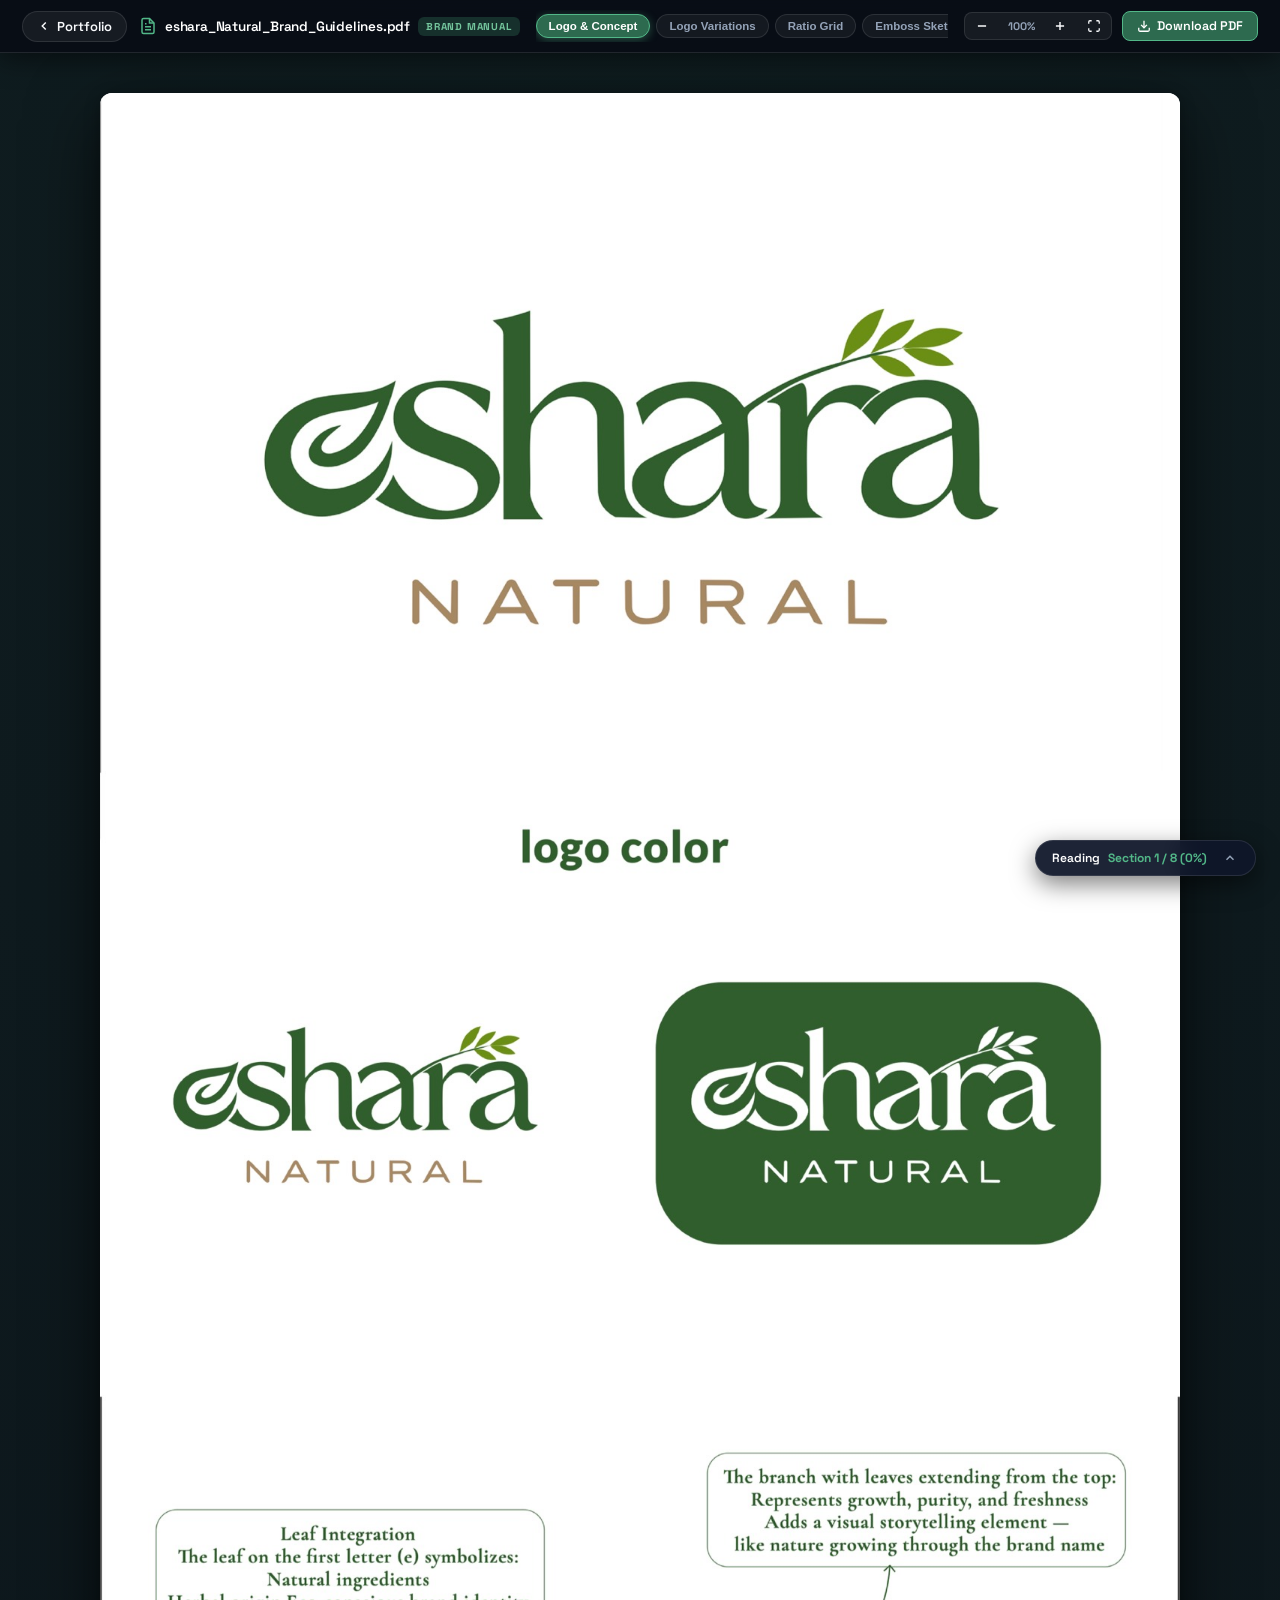
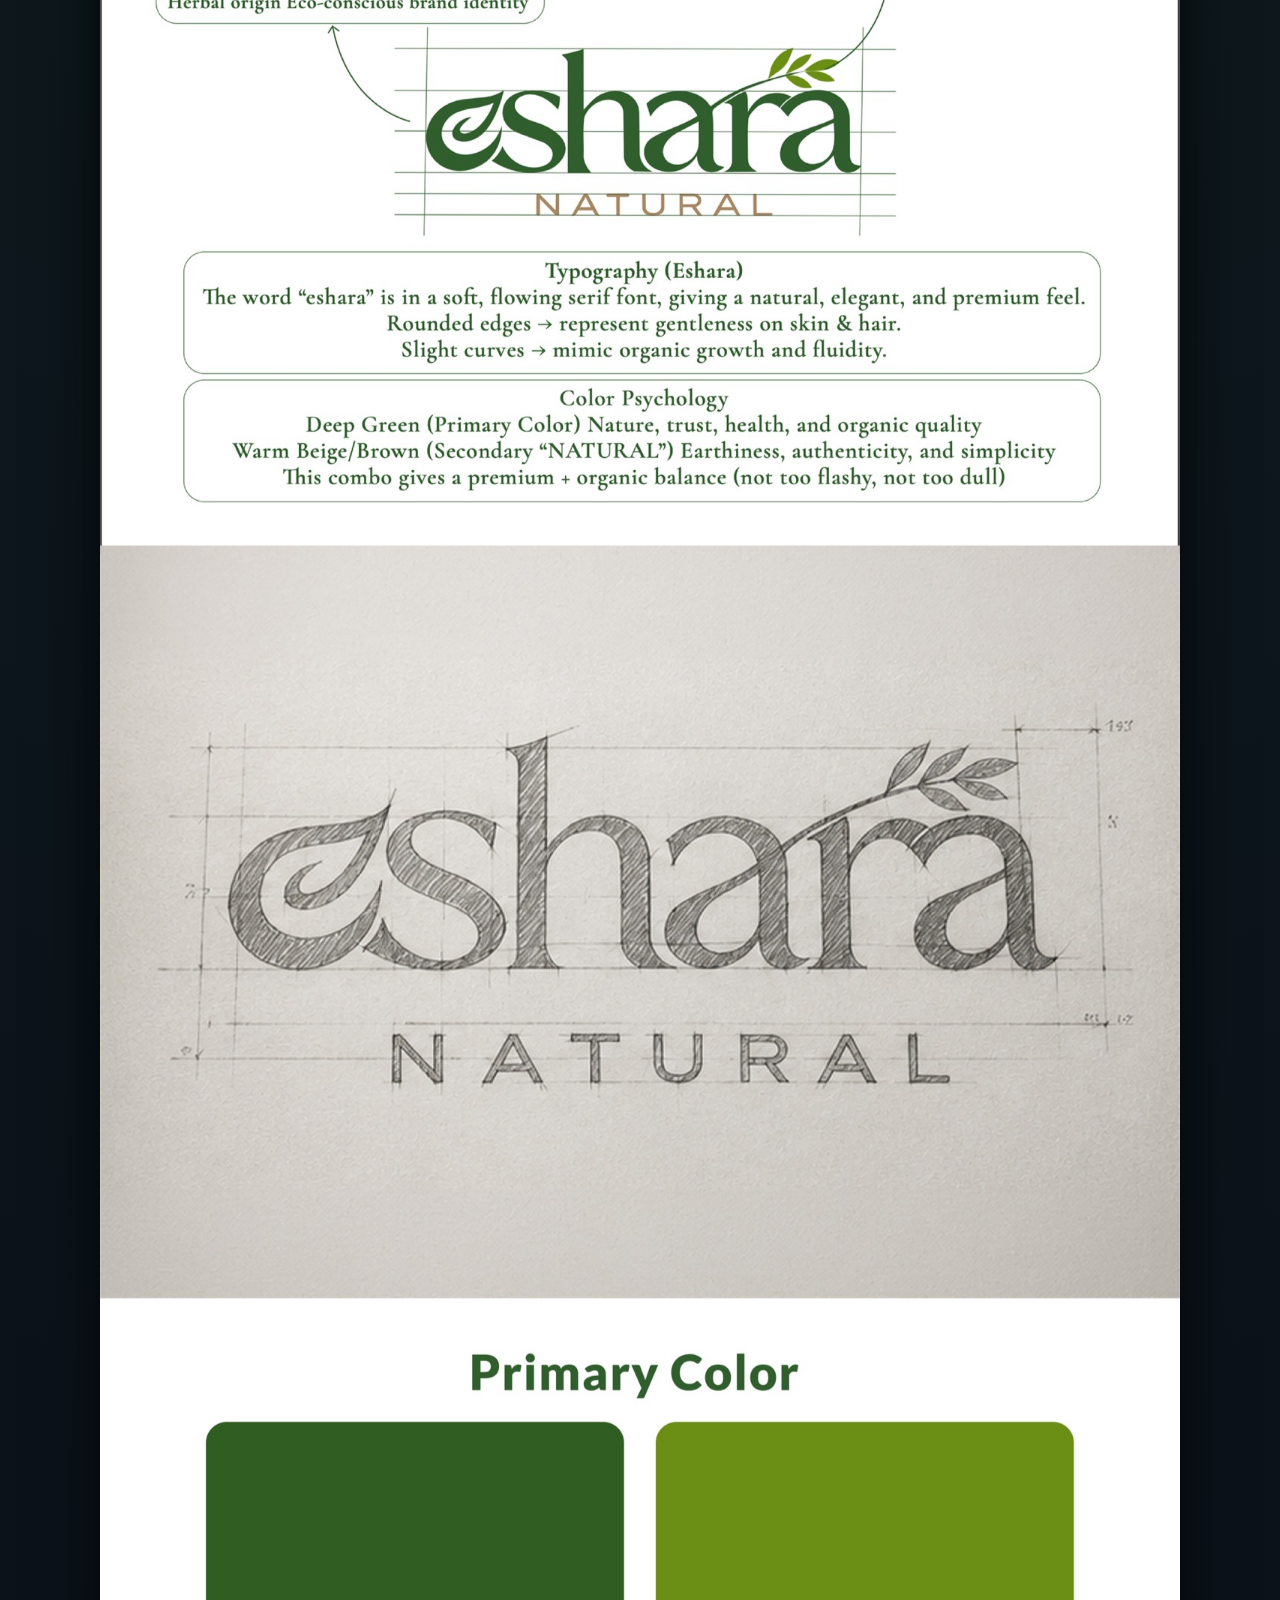
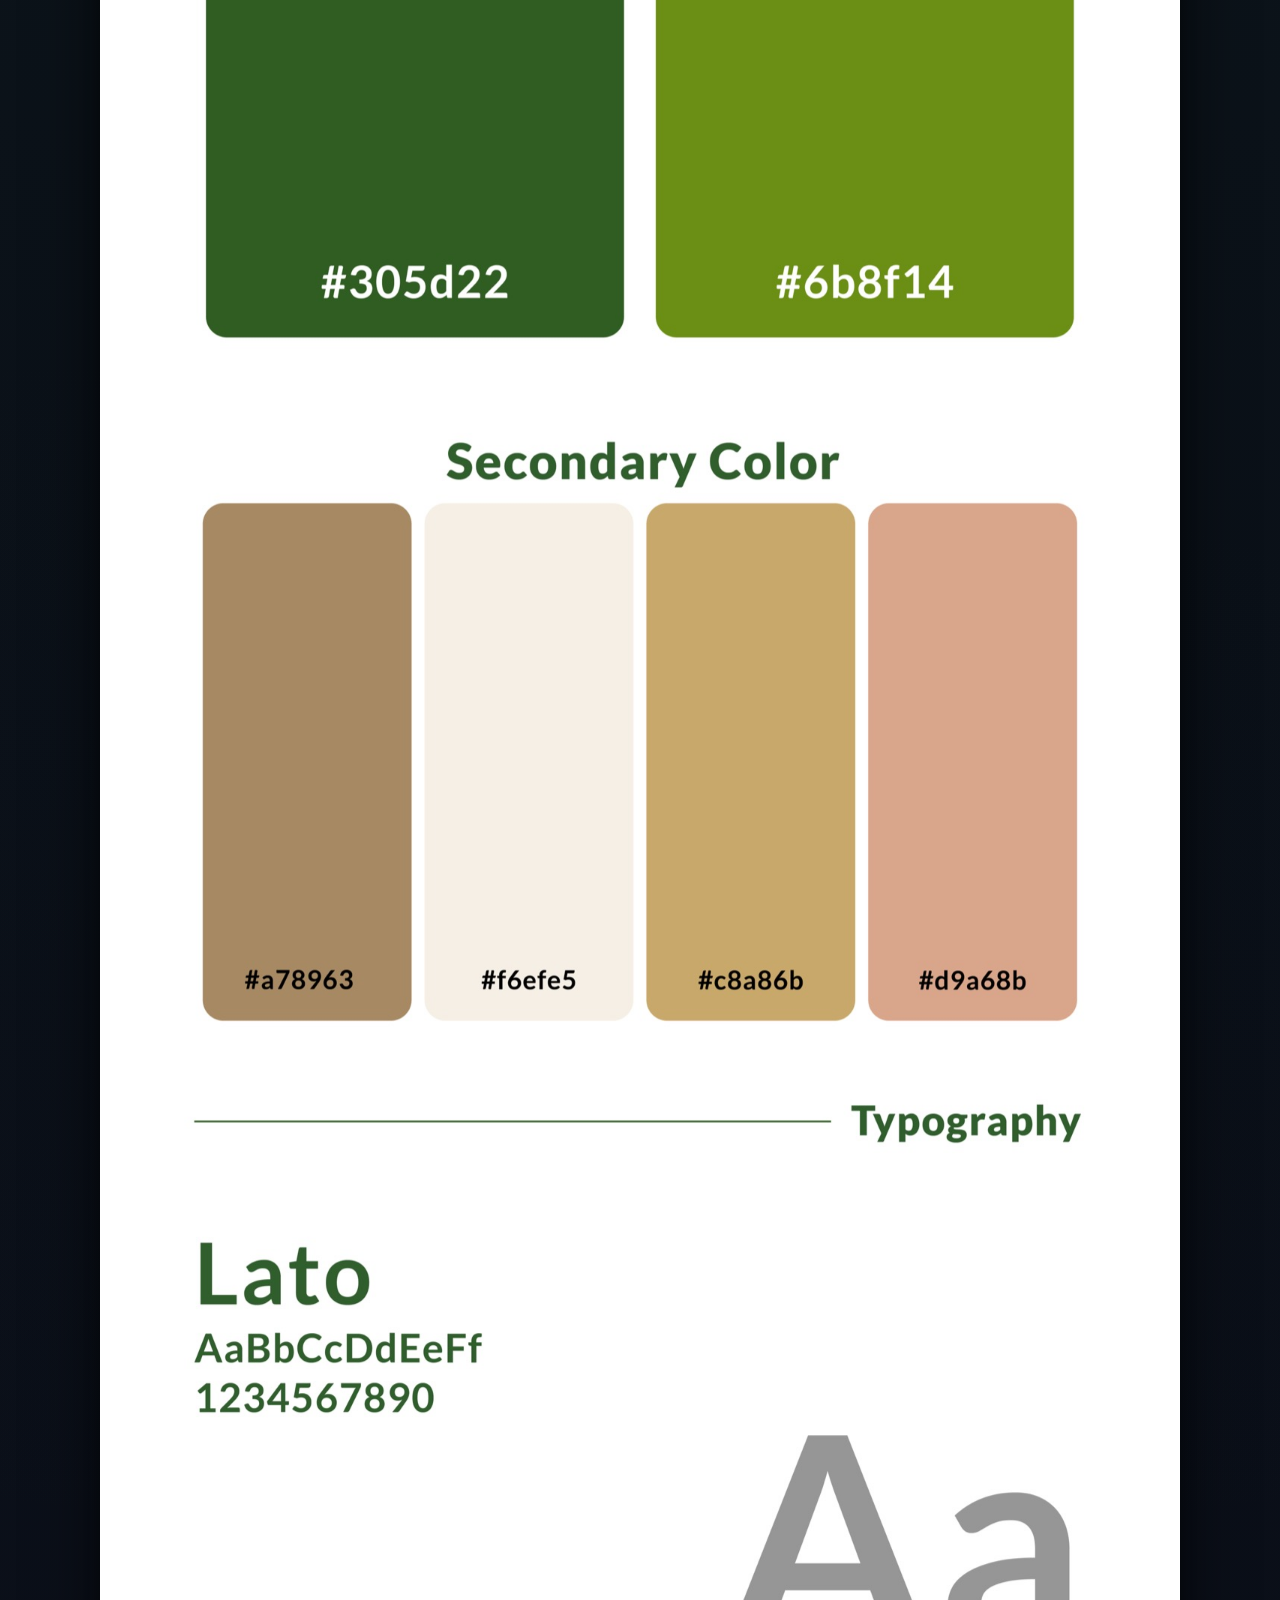
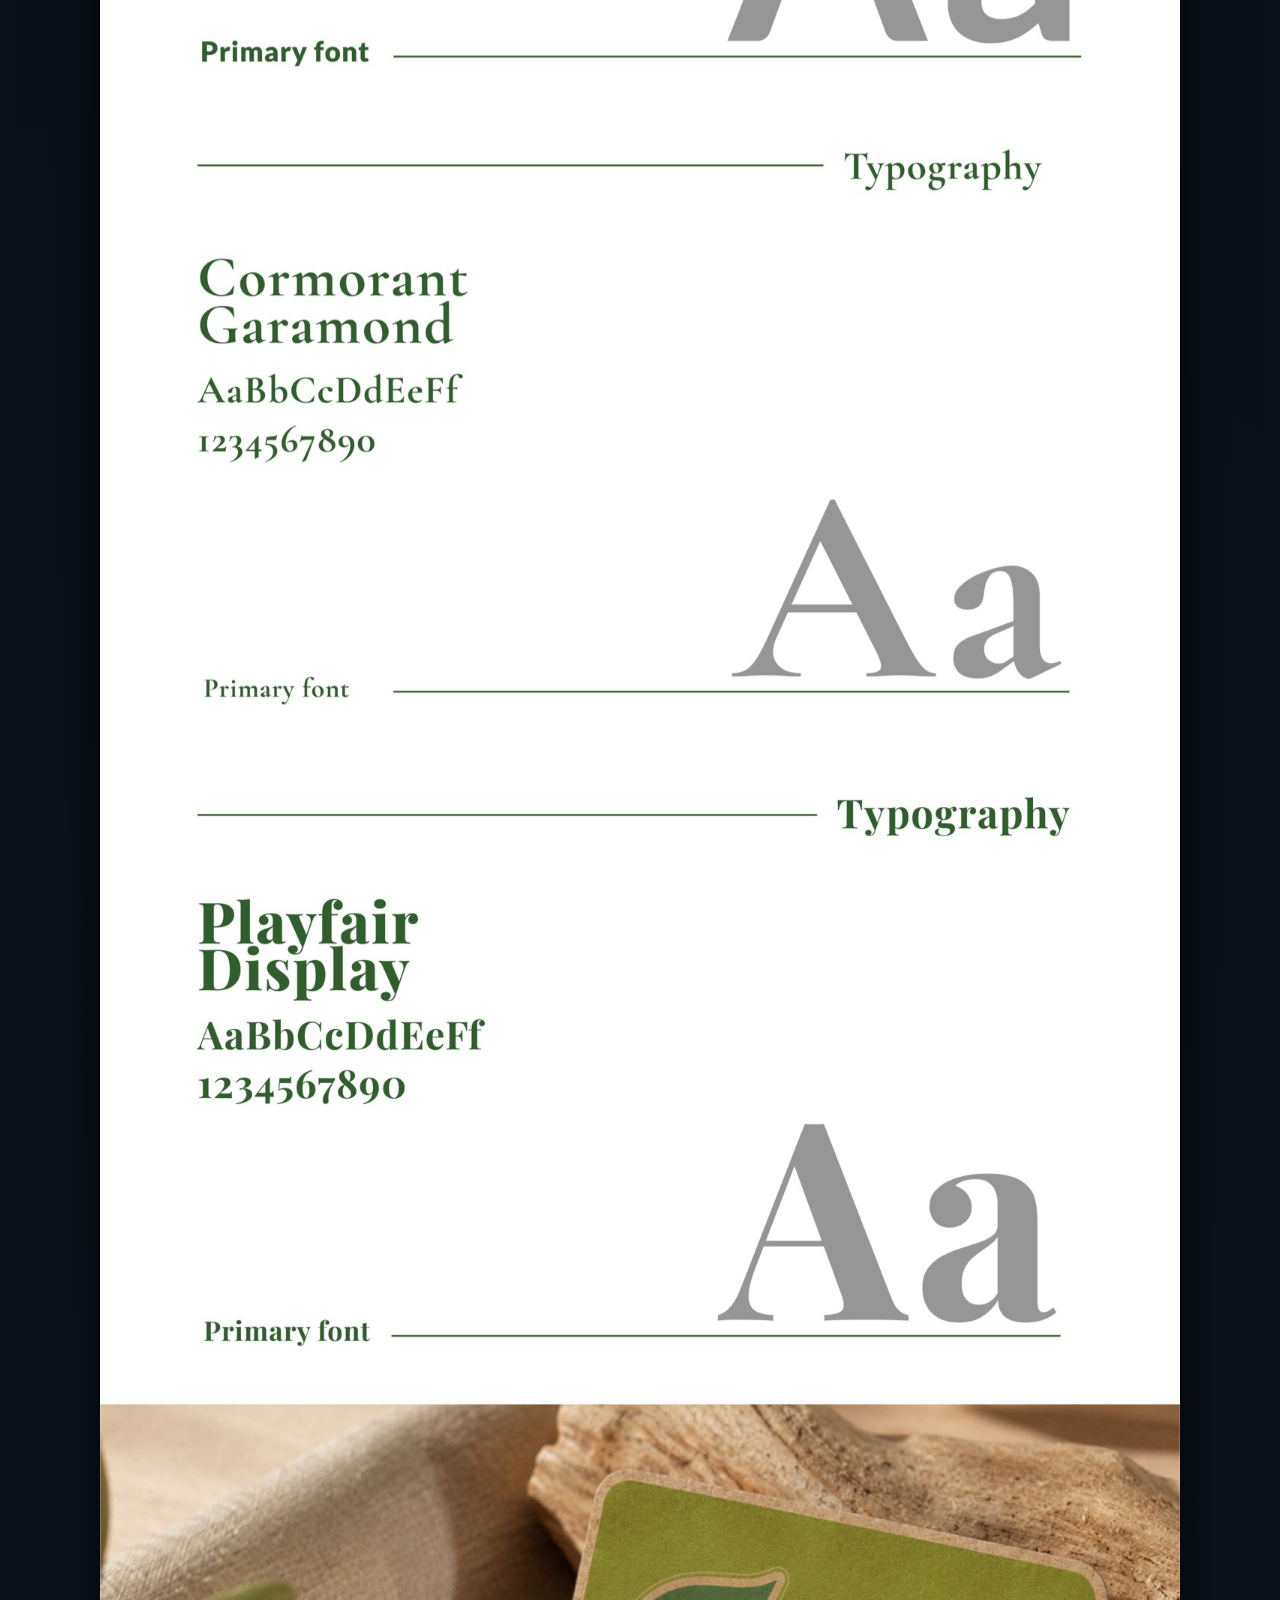
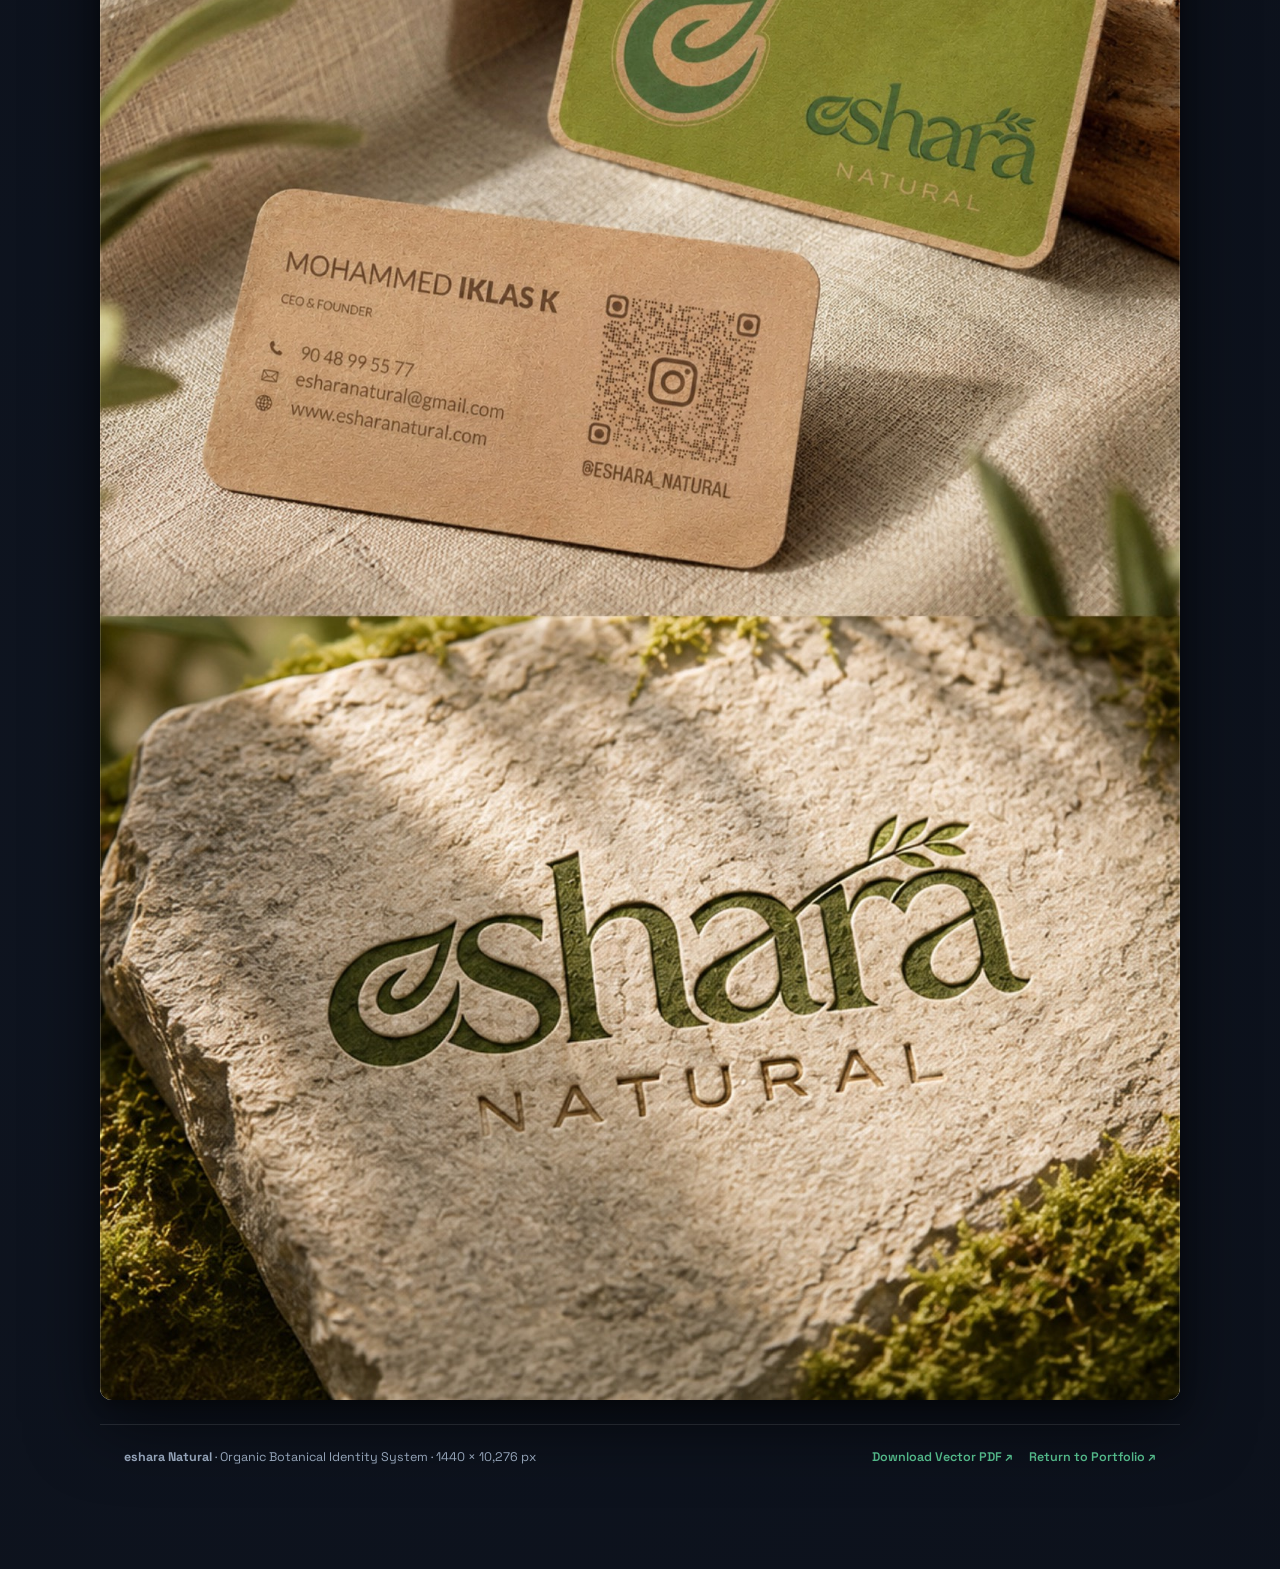
<file: work/eshara/index.html>
<!DOCTYPE html>
<html lang="en">
<head>
  <meta charset="UTF-8">
  <meta name="viewport" content="width=device-width, initial-scale=1.0">
  <title>eshara Natural — Complete Brand Guidelines &amp; Logo Identity Manual | Ajay K K</title>
  <meta name="description" content="Complete multi-section brand guidelines manual and visual identity system for eshara Natural by Ajay K K. Features master logo concept, color architecture, ratio grid, typography, stationery, and architectural limestone engraving.">
  <link rel="icon" type="image/png" sizes="32x32" href="/assets/favicon-32.png">
  <link rel="icon" type="image/png" sizes="180x180" href="/assets/favicon-180.png">
  <link rel="apple-touch-icon" href="/assets/favicon-180.png">
  <meta name="theme-color" content="#090d16">

  <!-- Open Graph -->
  <meta property="og:type" content="website">
  <meta property="og:title" content="eshara Natural — Complete Brand Guidelines &amp; Logo Identity Manual | Ajay K K">
  <meta property="og:description" content="Explore the full brand identity guidelines manual for eshara Natural Botanical Identity System.">
  <meta property="og:image" content="/assets/works/work-eshara-hero-logo.jpg">

  <!-- Fonts -->
  <link rel="preconnect" href="https://fonts.googleapis.com">
  <link rel="preconnect" href="https://fonts.gstatic.com" crossorigin>
  <link href="https://fonts.googleapis.com/css2?family=Space+Grotesk:wght@400;500;600;700&display=swap" rel="stylesheet">

  <style>
    *, *::before, *::after {
      box-sizing: border-box;
      margin: 0;
      padding: 0;
    }

    :root {
      --bg-dark: #090d16;
      --bg-surface: #101623;
      --bg-card: #182234;
      --text-main: #f8fafc;
      --text-muted: #94a3b8;
      --accent-green: #2d6a4f;
      --accent-hover: #1b4332;
      --accent-leaf: #52b788;
      --accent-highlight: #74c69d;
      --border-subtle: rgba(255, 255, 255, 0.1);
      --border-hover: rgba(255, 255, 255, 0.22);
    }

    html {
      scroll-behavior: smooth;
      background-color: var(--bg-dark);
      color: var(--text-main);
      font-family: 'Space Grotesk', -apple-system, BlinkMacSystemFont, 'Segoe UI', Roboto, sans-serif;
    }

    body {
      min-height: 100vh;
      display: flex;
      flex-direction: column;
      align-items: center;
      background-color: var(--bg-dark);
      background-image: 
        radial-gradient(circle at 50% 0%, rgba(45, 106, 79, 0.18) 0%, transparent 60%),
        radial-gradient(circle at 10% 90%, rgba(30, 41, 59, 0.25) 0%, transparent 50%);
      overflow-x: hidden;
      -webkit-font-smoothing: antialiased;
    }

    /* Top Reading Progress Bar */
    .scroll-progress-bar {
      position: fixed;
      top: 0;
      left: 0;
      height: 3px;
      width: 0%;
      background: linear-gradient(90deg, #2d6a4f, #52b788, #74c69d);
      z-index: 10000;
      transition: width 0.08s ease-out;
    }

    /* Sticky Navigation Header */
    .reader-header {
      position: sticky;
      top: 0;
      left: 0;
      right: 0;
      width: 100%;
      z-index: 9999;
      background: rgba(9, 13, 22, 0.94);
      backdrop-filter: blur(18px);
      -webkit-backdrop-filter: blur(18px);
      border-bottom: 1px solid var(--border-subtle);
      box-shadow: 0 4px 28px rgba(0, 0, 0, 0.55);
      padding: 10px 22px;
      display: flex;
      align-items: center;
      justify-content: space-between;
      gap: 16px;
    }

    .header-left {
      display: flex;
      align-items: center;
      gap: 12px;
      flex-shrink: 0;
    }

    .back-btn {
      display: inline-flex;
      align-items: center;
      gap: 6px;
      font-size: 13px;
      font-weight: 600;
      color: var(--text-main);
      text-decoration: none;
      padding: 6px 14px;
      border-radius: 999px;
      border: 1px solid var(--border-subtle);
      background: rgba(255, 255, 255, 0.06);
      transition: all 0.2s ease;
    }

    .back-btn:hover {
      background: rgba(255, 255, 255, 0.15);
      border-color: var(--border-hover);
      transform: translateX(-2px);
    }

    .file-badge-wrap {
      display: flex;
      align-items: center;
      gap: 8px;
    }

    .file-icon {
      color: #52b788;
      flex-shrink: 0;
    }

    .file-title {
      font-size: 13.5px;
      font-weight: 600;
      color: #ffffff;
      letter-spacing: -0.2px;
      white-space: nowrap;
    }

    .file-chip {
      font-size: 10px;
      font-weight: 700;
      letter-spacing: 0.8px;
      padding: 3px 8px;
      border-radius: 6px;
      background: rgba(82, 183, 136, 0.2);
      color: #74c69d;
      text-transform: uppercase;
      white-space: nowrap;
    }

    /* Chapter Navigation Pills */
    .chapter-nav {
      display: flex;
      align-items: center;
      gap: 6px;
      overflow-x: auto;
      padding: 4px 0;
      scrollbar-width: none;
      max-width: 680px;
    }

    .chapter-nav::-webkit-scrollbar {
      display: none;
    }

    .chapter-pill {
      border: 1px solid var(--border-subtle);
      background: rgba(255, 255, 255, 0.05);
      color: var(--text-muted);
      font-size: 11.5px;
      font-weight: 600;
      padding: 5px 12px;
      border-radius: 999px;
      cursor: pointer;
      white-space: nowrap;
      transition: all 0.2s ease;
    }

    .chapter-pill:hover {
      background: rgba(255, 255, 255, 0.14);
      color: #ffffff;
      border-color: var(--border-hover);
    }

    .chapter-pill.is-active {
      background: var(--accent-green) !important;
      border-color: var(--accent-leaf) !important;
      color: #ffffff !important;
      box-shadow: 0 2px 10px rgba(82, 183, 136, 0.4);
    }

    /* Header Right Actions */
    .header-right {
      display: flex;
      align-items: center;
      gap: 10px;
      flex-shrink: 0;
    }

    .zoom-group {
      display: inline-flex;
      align-items: center;
      background: rgba(255, 255, 255, 0.06);
      border: 1px solid var(--border-subtle);
      border-radius: 8px;
      overflow: hidden;
    }

    .zoom-btn {
      background: transparent;
      border: none;
      color: var(--text-main);
      padding: 6px 10px;
      cursor: pointer;
      display: flex;
      align-items: center;
      justify-content: center;
      transition: background 0.15s ease;
    }

    .zoom-btn:hover {
      background: rgba(255, 255, 255, 0.12);
    }

    .zoom-label {
      font-size: 11px;
      font-weight: 700;
      min-width: 44px;
      text-align: center;
      color: var(--text-muted);
      user-select: none;
    }

    .download-btn {
      display: inline-flex;
      align-items: center;
      gap: 6px;
      font-size: 12.5px;
      font-weight: 600;
      padding: 6px 14px;
      border-radius: 8px;
      background: var(--accent-green);
      border: 1px solid var(--accent-leaf);
      color: #ffffff;
      text-decoration: none;
      cursor: pointer;
      transition: all 0.2s ease;
      white-space: nowrap;
    }

    .download-btn:hover {
      background: var(--accent-hover);
      border-color: var(--accent-highlight);
      box-shadow: 0 4px 14px rgba(82, 183, 136, 0.4);
      transform: translateY(-1px);
    }

    /* Document Scrolling Stage */
    .document-stage-wrapper {
      width: 100%;
      flex: 1;
      display: flex;
      flex-direction: column;
      align-items: center;
      padding: 40px 16px 80px;
    }

    .paper-stage {
      width: 100%;
      max-width: 1080px;
      background: #ffffff;
      border-radius: 12px;
      box-shadow: 0 24px 70px rgba(0, 0, 0, 0.6), 0 4px 16px rgba(0, 0, 0, 0.3);
      overflow: hidden;
      transform-origin: top center;
      transition: max-width 0.25s ease;
    }

    .document-image {
      width: 100%;
      height: auto;
      display: block;
      user-select: none;
      -webkit-user-drag: none;
    }

    /* Floating Page Pill Indicator */
    .floating-page-indicator {
      position: fixed;
      bottom: 24px;
      right: 24px;
      z-index: 900;
      background: rgba(15, 23, 42, 0.94);
      border: 1px solid var(--border-subtle);
      backdrop-filter: blur(12px);
      -webkit-backdrop-filter: blur(12px);
      padding: 8px 16px;
      border-radius: 999px;
      display: flex;
      align-items: center;
      gap: 8px;
      box-shadow: 0 8px 24px rgba(0, 0, 0, 0.5);
      font-size: 12px;
      font-weight: 600;
      color: #ffffff;
    }

    .page-num-chip {
      color: var(--accent-leaf);
      font-weight: 700;
    }

    .back-to-top-btn {
      background: transparent;
      border: none;
      color: var(--text-muted);
      cursor: pointer;
      display: flex;
      align-items: center;
      margin-left: 6px;
      padding: 2px;
      transition: color 0.2s ease;
    }

    .back-to-top-btn:hover {
      color: #ffffff;
    }

    /* Footer Meta */
    .reader-footer {
      width: 100%;
      max-width: 1080px;
      margin-top: 24px;
      padding: 24px;
      display: flex;
      align-items: center;
      justify-content: space-between;
      flex-wrap: wrap;
      gap: 16px;
      border-top: 1px solid var(--border-subtle);
      color: var(--text-muted);
      font-size: 12.5px;
    }

    .footer-links {
      display: flex;
      align-items: center;
      gap: 16px;
    }

    .footer-link {
      color: var(--accent-leaf);
      text-decoration: none;
      font-weight: 600;
      transition: color 0.15s ease;
    }

    .footer-link:hover {
      color: #ffffff;
      text-decoration: underline;
    }

    /* Responsive Adjustments */
    @media (max-width: 900px) {
      .reader-header {
        flex-direction: column;
        align-items: stretch;
        gap: 10px;
        padding: 10px 14px;
      }
      .header-left, .header-right {
        justify-content: space-between;
      }
      .chapter-nav {
        max-width: 100%;
        order: 3;
      }
      .paper-stage {
        border-radius: 6px;
      }
      .document-stage-wrapper {
        padding: 20px 8px 60px;
      }
    }

    @media (max-width: 520px) {
      .file-chip {
        display: none;
      }
      .file-title {
        font-size: 12px;
      }
      .download-btn span {
        display: none;
      }
    }
  </style>
</head>
<body>

  <!-- Top Progress Bar -->
  <div class="scroll-progress-bar" id="progressBar"></div>

  <!-- Sticky Top Header -->
  <header class="reader-header">
    <div class="header-left">
      <a href="/" class="back-btn" title="Back to Portfolio">
        <svg width="14" height="14" viewBox="0 0 24 24" fill="none" stroke="currentColor" stroke-width="2.5"><polyline points="15 18 9 12 15 6"></polyline></svg>
        <span>Portfolio</span>
      </a>

      <div class="file-badge-wrap">
        <svg class="file-icon" width="18" height="18" viewBox="0 0 24 24" fill="none" stroke="currentColor" stroke-width="2">
          <path d="M14 2H6a2 2 0 0 0-2 2v16a2 2 0 0 0 2 2h12a2 2 0 0 0 2-2V8z"></path>
          <polyline points="14 2 14 8 20 8"></polyline>
          <line x1="16" y1="13" x2="8" y2="13"></line>
          <line x1="16" y1="17" x2="8" y2="17"></line>
          <polyline points="10 9 9 9 8 9"></polyline>
        </svg>
        <span class="file-title">eshara_Natural_Brand_Guidelines.pdf</span>
        <span class="file-chip">BRAND MANUAL</span>
      </div>
    </div>

    <!-- Chapter Navigation Pills -->
    <nav class="chapter-nav" aria-label="Brand manual chapters">
      <button type="button" class="chapter-pill is-active" data-pct="0">Logo &amp; Concept</button>
      <button type="button" class="chapter-pill" data-pct="14">Logo Variations</button>
      <button type="button" class="chapter-pill" data-pct="26">Ratio Grid</button>
      <button type="button" class="chapter-pill" data-pct="39">Emboss Sketch</button>
      <button type="button" class="chapter-pill" data-pct="52">Color Architecture</button>
      <button type="button" class="chapter-pill" data-pct="66">Typography</button>
      <button type="button" class="chapter-pill" data-pct="80">Kraft Stationery</button>
      <button type="button" class="chapter-pill" data-pct="92">Stone Monolith</button>
    </nav>

    <!-- Header Actions -->
    <div class="header-right">
      <div class="zoom-group">
        <button type="button" class="zoom-btn" id="zoomOutBtn" title="Zoom Out (-)" aria-label="Zoom Out">
          <svg width="14" height="14" viewBox="0 0 24 24" fill="none" stroke="currentColor" stroke-width="2.5"><line x1="5" y1="12" x2="19" y2="12"></line></svg>
        </button>
        <span class="zoom-label" id="zoomLabel">100%</span>
        <button type="button" class="zoom-btn" id="zoomInBtn" title="Zoom In (+)" aria-label="Zoom In">
          <svg width="14" height="14" viewBox="0 0 24 24" fill="none" stroke="currentColor" stroke-width="2.5"><line x1="12" y1="5" x2="12" y2="19"></line><line x1="5" y1="12" x2="19" y2="12"></line></svg>
        </button>
        <button type="button" class="zoom-btn" id="zoomFitBtn" title="Fit Width" aria-label="Fit Width">
          <svg width="14" height="14" viewBox="0 0 24 24" fill="none" stroke="currentColor" stroke-width="2.2"><path d="M8 3H5a2 2 0 0 0-2 2v3m18 0V5a2 2 0 0 0-2-2h-3m0 18h3a2 2 0 0 0 2-2v-3M3 16v3a2 2 0 0 0 2 2h3"></path></svg>
        </button>
      </div>

      <a href="/assets/works/eshara-brand-identity.pdf" download="eshara-Natural-Brand-Guidelines.pdf" class="download-btn" title="Download High-Res PDF Document">
        <svg width="14" height="14" viewBox="0 0 24 24" fill="none" stroke="currentColor" stroke-width="2.2"><path d="M21 15v4a2 2 0 0 1-2 2H5a2 2 0 0 1-2-2v-4"></path><polyline points="7 10 12 15 17 10"></polyline><line x1="12" y1="15" x2="12" y2="3"></line></svg>
        <span>Download PDF</span>
      </a>
    </div>
  </header>

  <!-- Document Stage -->
  <main class="document-stage-wrapper">
    <div class="paper-stage" id="paperStage">
      <img class="document-image" id="docImage" src="/assets/works/work-eshara-brand-identity.jpg" alt="eshara Natural — Complete Brand Guidelines and Logo Identity System" loading="eager">
    </div>

    <!-- Bottom Meta Footer -->
    <footer class="reader-footer">
      <div>
        <strong>eshara Natural</strong> &middot; Organic Botanical Identity System &middot; 1440 &times; 10,276 px
      </div>
      <div class="footer-links">
        <a href="/assets/works/eshara-brand-identity.pdf" download="eshara-Natural-Brand-Guidelines.pdf" class="footer-link">Download Vector PDF ↗</a>
        <a href="/" class="footer-link">Return to Portfolio ↗</a>
      </div>
    </footer>
  </main>

  <!-- Floating Page Indicator & Back to Top -->
  <div class="floating-page-indicator" id="pageIndicatorWrap">
    <span>Reading</span>
    <span class="page-num-chip" id="pageChip">Section 1 / 8</span>
    <button type="button" class="back-to-top-btn" id="backToTopBtn" title="Scroll to Top" aria-label="Scroll to Top">
      <svg width="14" height="14" viewBox="0 0 24 24" fill="none" stroke="currentColor" stroke-width="2.5"><polyline points="18 15 12 9 6 15"></polyline></svg>
    </button>
  </div>

  <script>
    (function () {
      const progressBar = document.getElementById('progressBar');
      const paperStage = document.getElementById('paperStage');
      const zoomLabel = document.getElementById('zoomLabel');
      const zoomInBtn = document.getElementById('zoomInBtn');
      const zoomOutBtn = document.getElementById('zoomOutBtn');
      const zoomFitBtn = document.getElementById('zoomFitBtn');
      const pageChip = document.getElementById('pageChip');
      const backToTopBtn = document.getElementById('backToTopBtn');
      const chapterPills = document.querySelectorAll('.chapter-pill');

      // Zoom Controller
      const ZOOM_LEVELS = [700, 850, 1080, 1300, 1550, 1850];
      const ZOOM_LABELS = ['65%', '80%', '100%', '120%', '145%', '170%'];
      let zoomIdx = 2; // 1080px = 100%

      function updateZoom() {
        paperStage.style.maxWidth = ZOOM_LEVELS[zoomIdx] + 'px';
        zoomLabel.textContent = ZOOM_LABELS[zoomIdx];
      }

      zoomInBtn.addEventListener('click', () => {
        if (zoomIdx < ZOOM_LEVELS.length - 1) {
          zoomIdx++;
          updateZoom();
        }
      });

      zoomOutBtn.addEventListener('click', () => {
        if (zoomIdx > 0) {
          zoomIdx--;
          updateZoom();
        }
      });

      zoomFitBtn.addEventListener('click', () => {
        zoomIdx = 2;
        paperStage.style.maxWidth = '100%';
        zoomLabel.textContent = 'Fit';
      });

      // Chapter Navigation Smooth Scroll
      chapterPills.forEach(pill => {
        pill.addEventListener('click', () => {
          chapterPills.forEach(p => p.classList.remove('is-active'));
          pill.classList.add('is-active');
          const pct = parseFloat(pill.getAttribute('data-pct')) / 100;
          const maxScroll = document.documentElement.scrollHeight - window.innerHeight;
          window.scrollTo({
            top: maxScroll * pct + 20,
            behavior: 'smooth'
          });
        });
      });

      // Back to Top Button
      backToTopBtn.addEventListener('click', () => {
        window.scrollTo({ top: 0, behavior: 'smooth' });
      });

      // Scroll Event: Update Progress Bar & Section Indicator
      window.addEventListener('scroll', () => {
        const scrollTop = window.scrollY || document.documentElement.scrollTop;
        const maxScroll = document.documentElement.scrollHeight - window.innerHeight;
        
        if (maxScroll > 0) {
          const scrollPct = Math.min(1, Math.max(0, scrollTop / maxScroll));
          progressBar.style.width = (scrollPct * 100) + '%';
          
          // Section calculation (8 chapters)
          const curSection = Math.min(8, Math.max(1, Math.round(scrollPct * 7) + 1));
          pageChip.textContent = `Section ${curSection} / 8 (${Math.round(scrollPct * 100)}%)`;

          // Active chapter update
          const curPct100 = scrollPct * 100;
          chapterPills.forEach((p, idx) => {
            const pctVal = parseFloat(p.getAttribute('data-pct'));
            const nextPill = chapterPills[idx + 1];
            const nextPctVal = nextPill ? parseFloat(nextPill.getAttribute('data-pct')) : 101;
            const isActive = curPct100 >= pctVal - 5 && curPct100 < nextPctVal - 5;
            p.classList.toggle('is-active', isActive);
          });
        }
      }, { passive: true });

      // Keyboard navigation
      window.addEventListener('keydown', (e) => {
        if (e.key === '+' || e.key === '=') {
          zoomInBtn.click();
        } else if (e.key === '-' || e.key === '_') {
          zoomOutBtn.click();
        } else if (e.key === '0') {
          zoomFitBtn.click();
        } else if (e.key >= '1' && e.key <= '8') {
          const targetPill = chapterPills[parseInt(e.key, 10) - 1];
          if (targetPill) targetPill.click();
        }
      });
    })();
  </script>
</body>
</html>
</file>
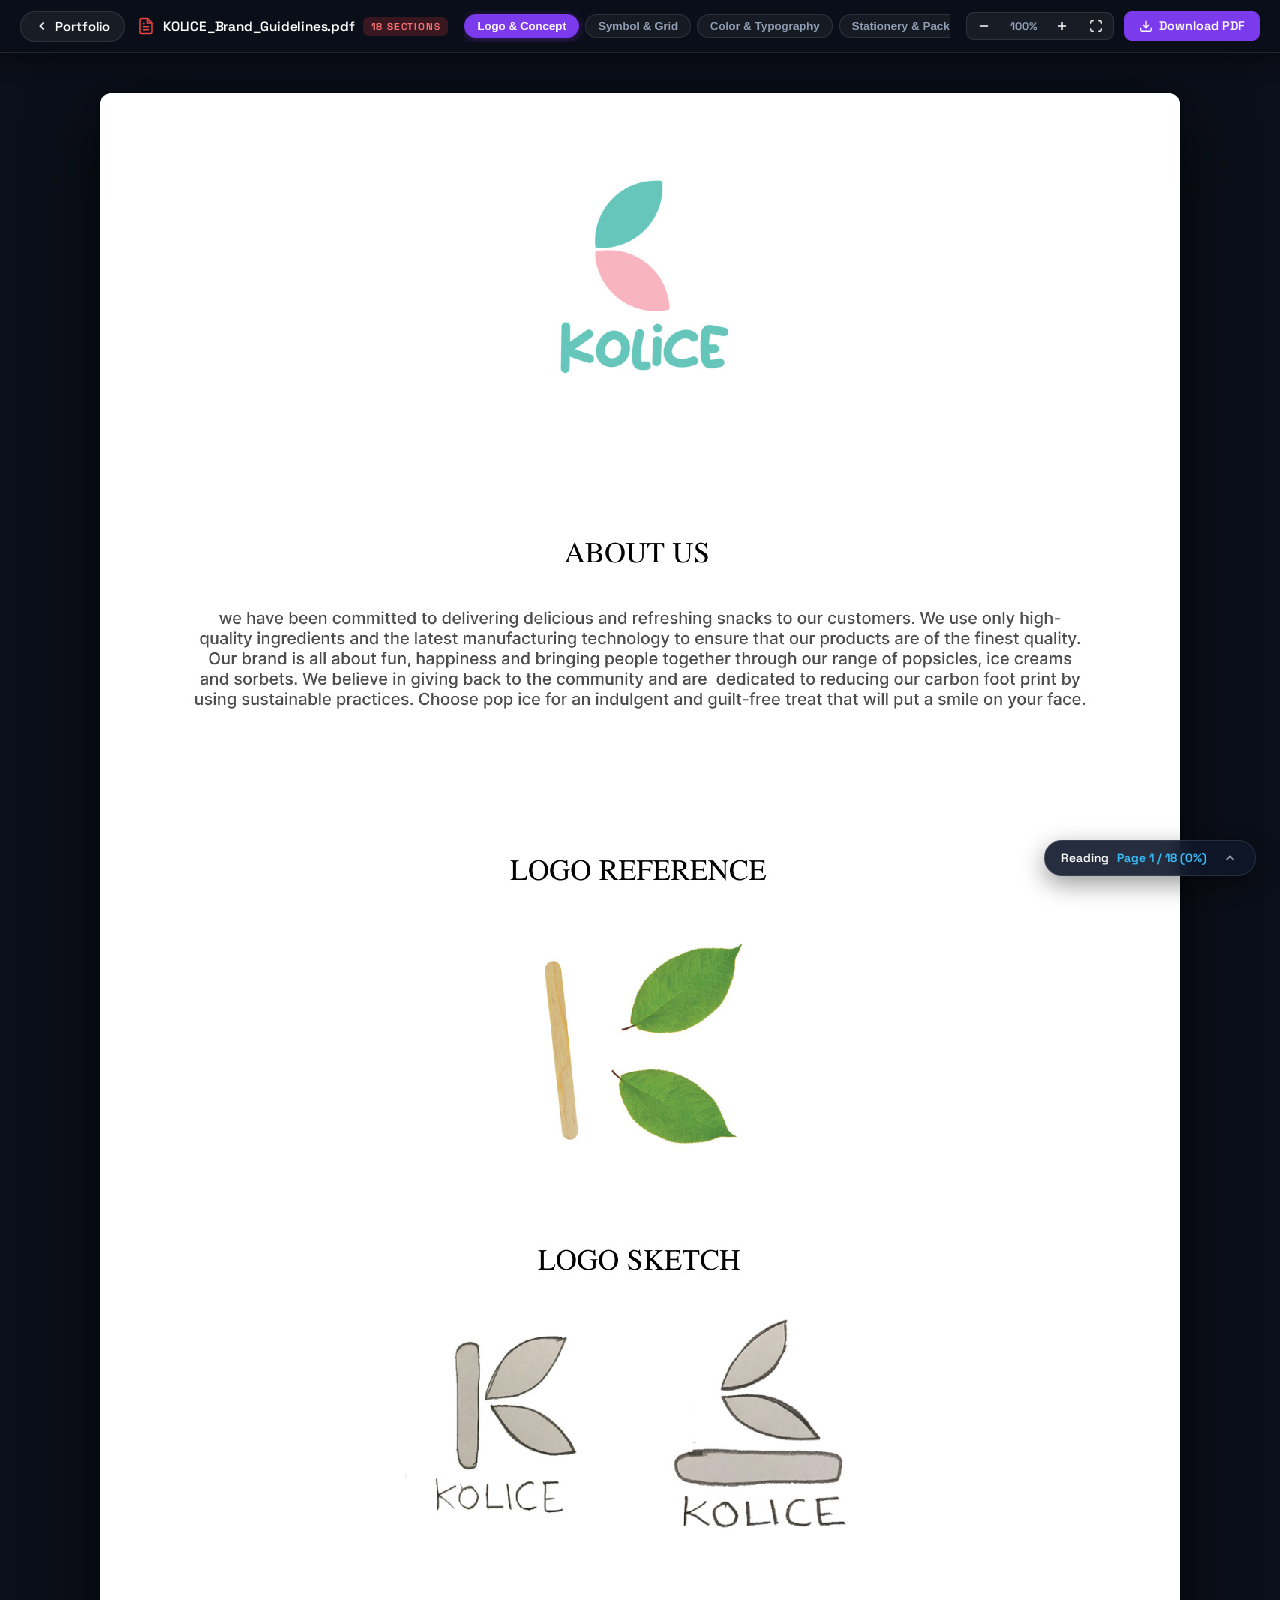
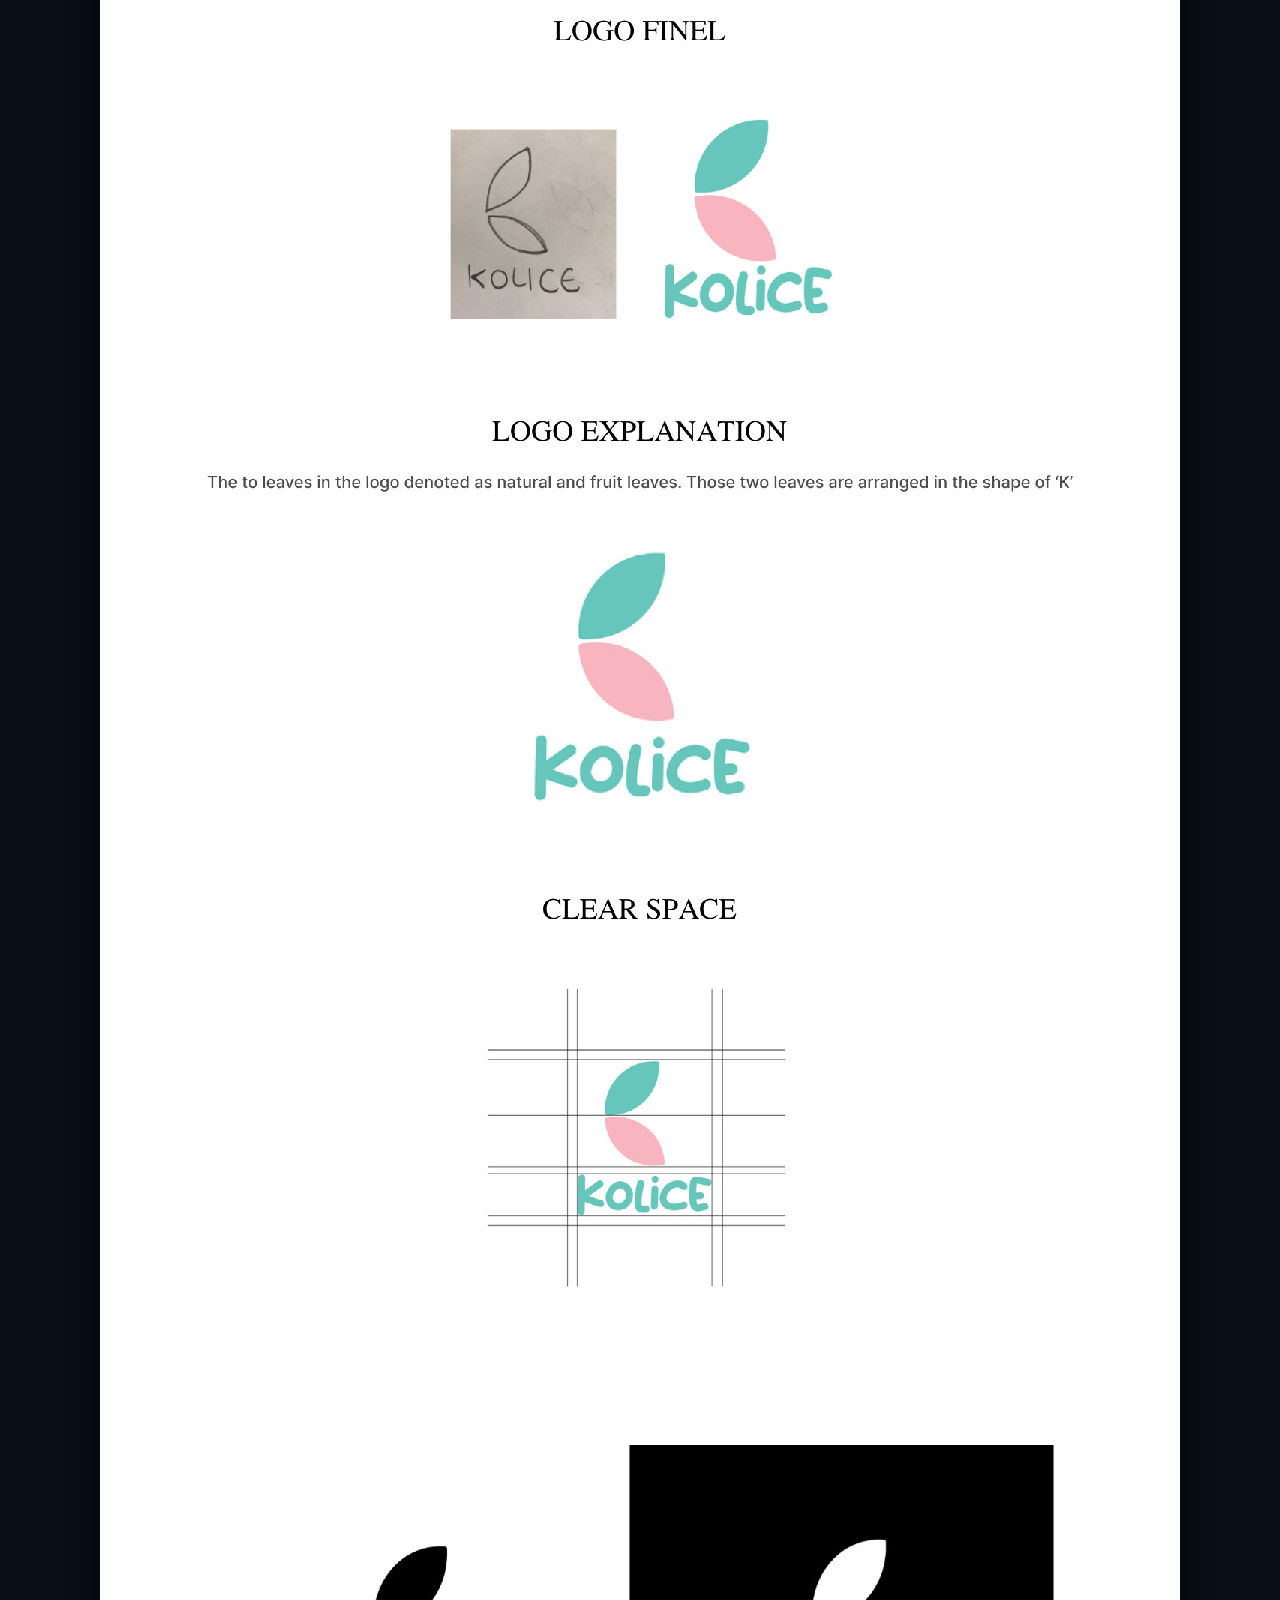
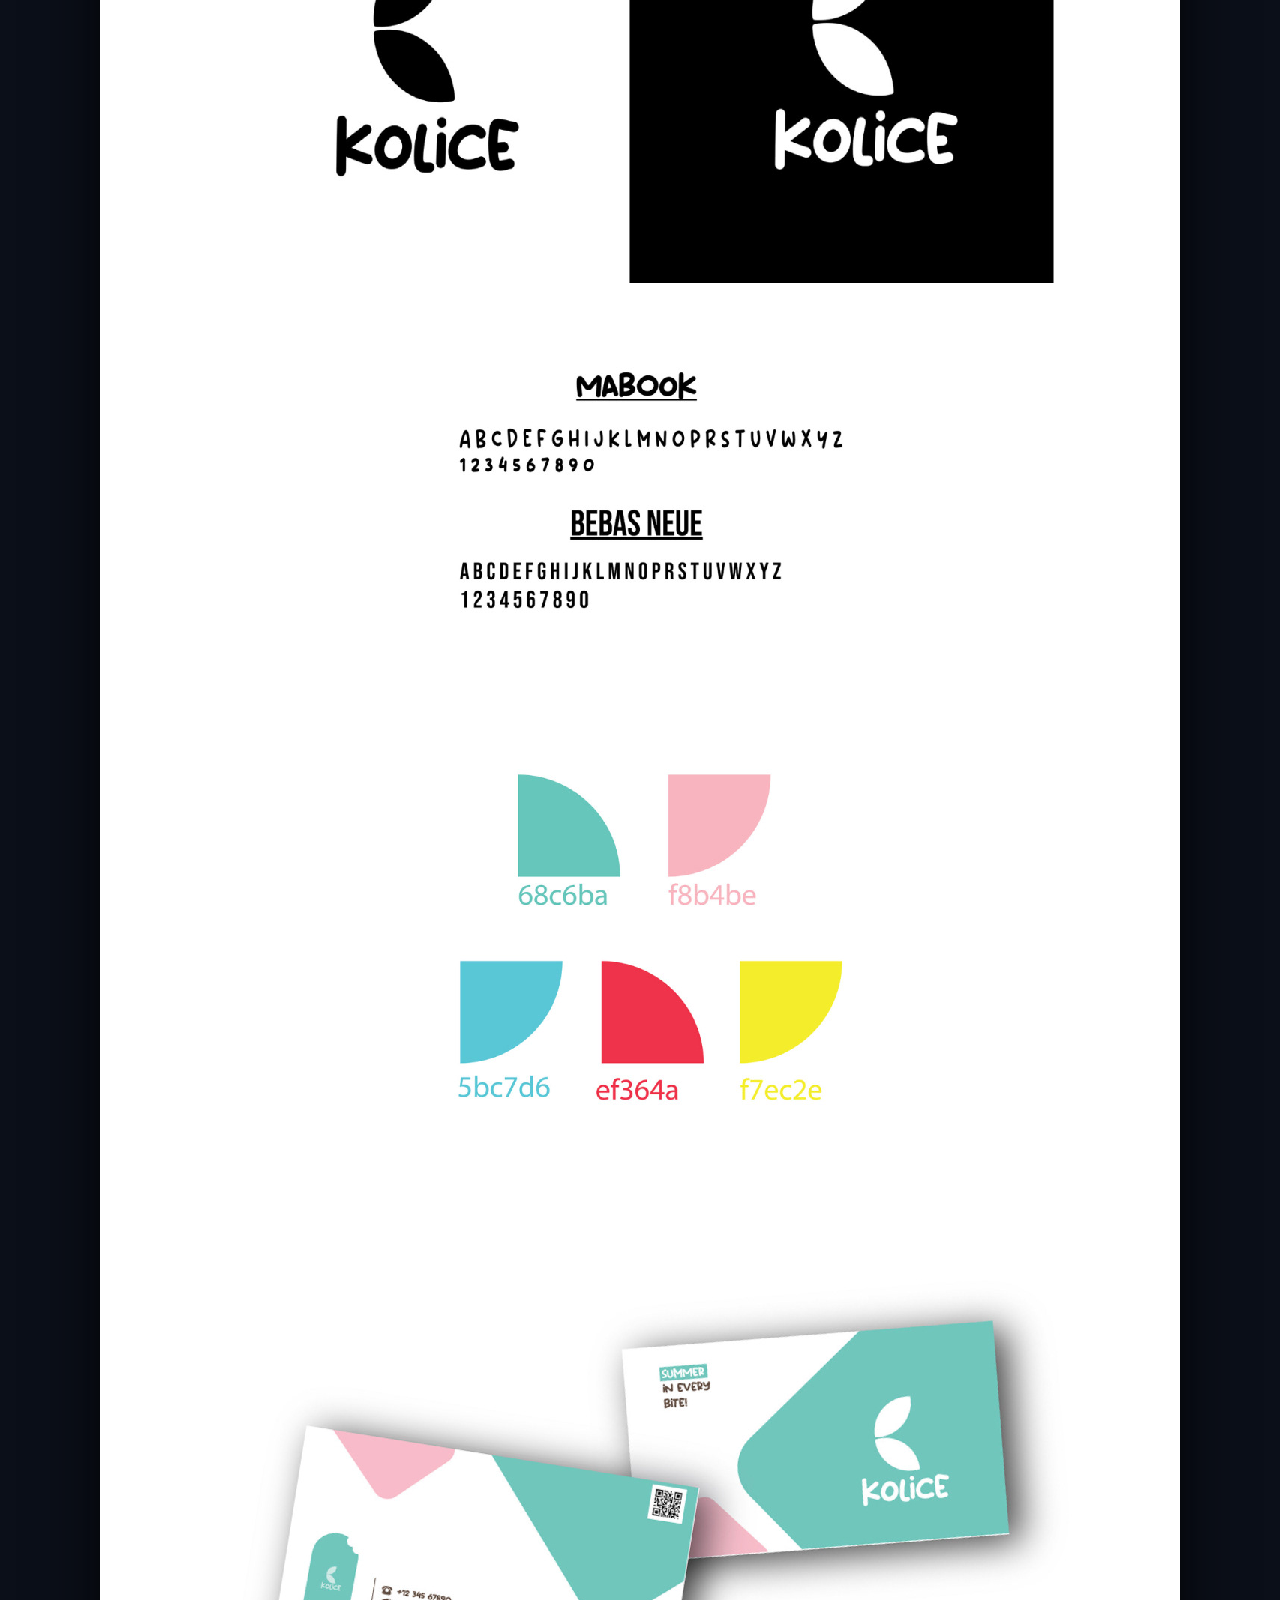
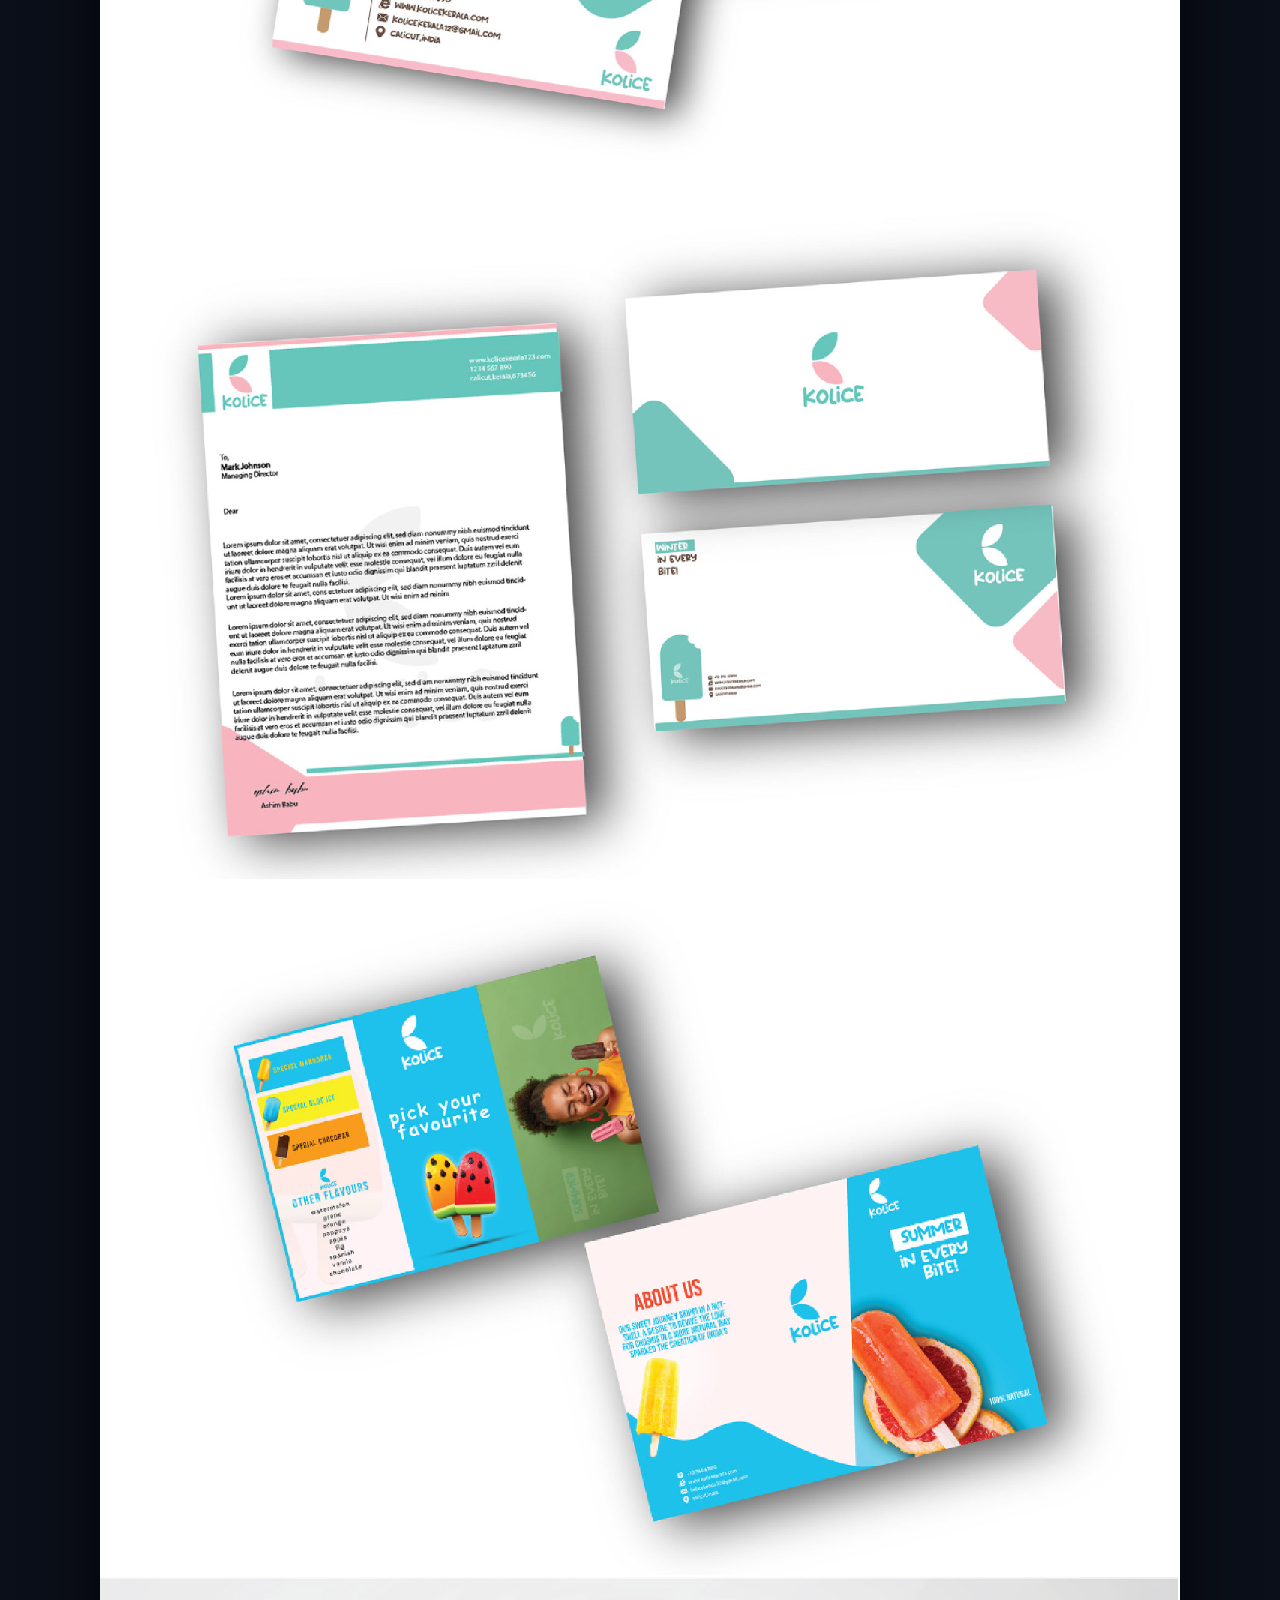
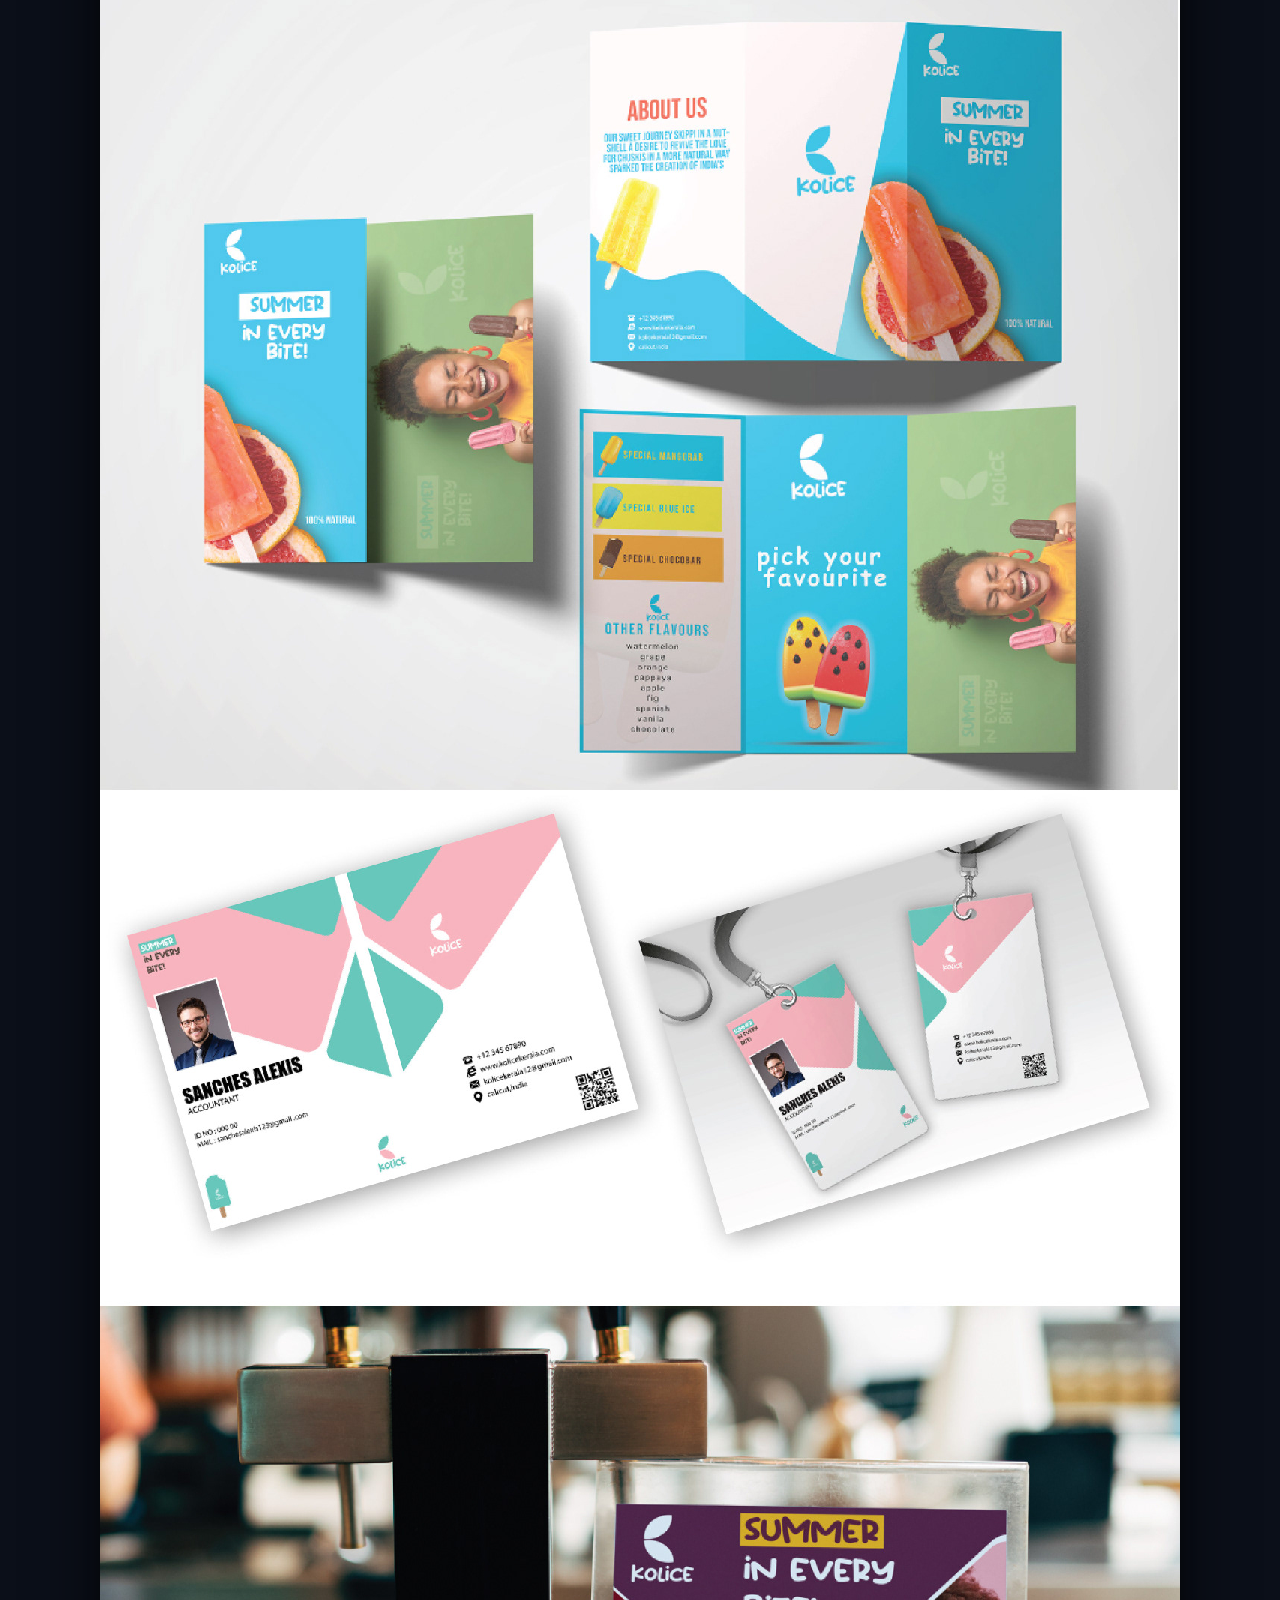
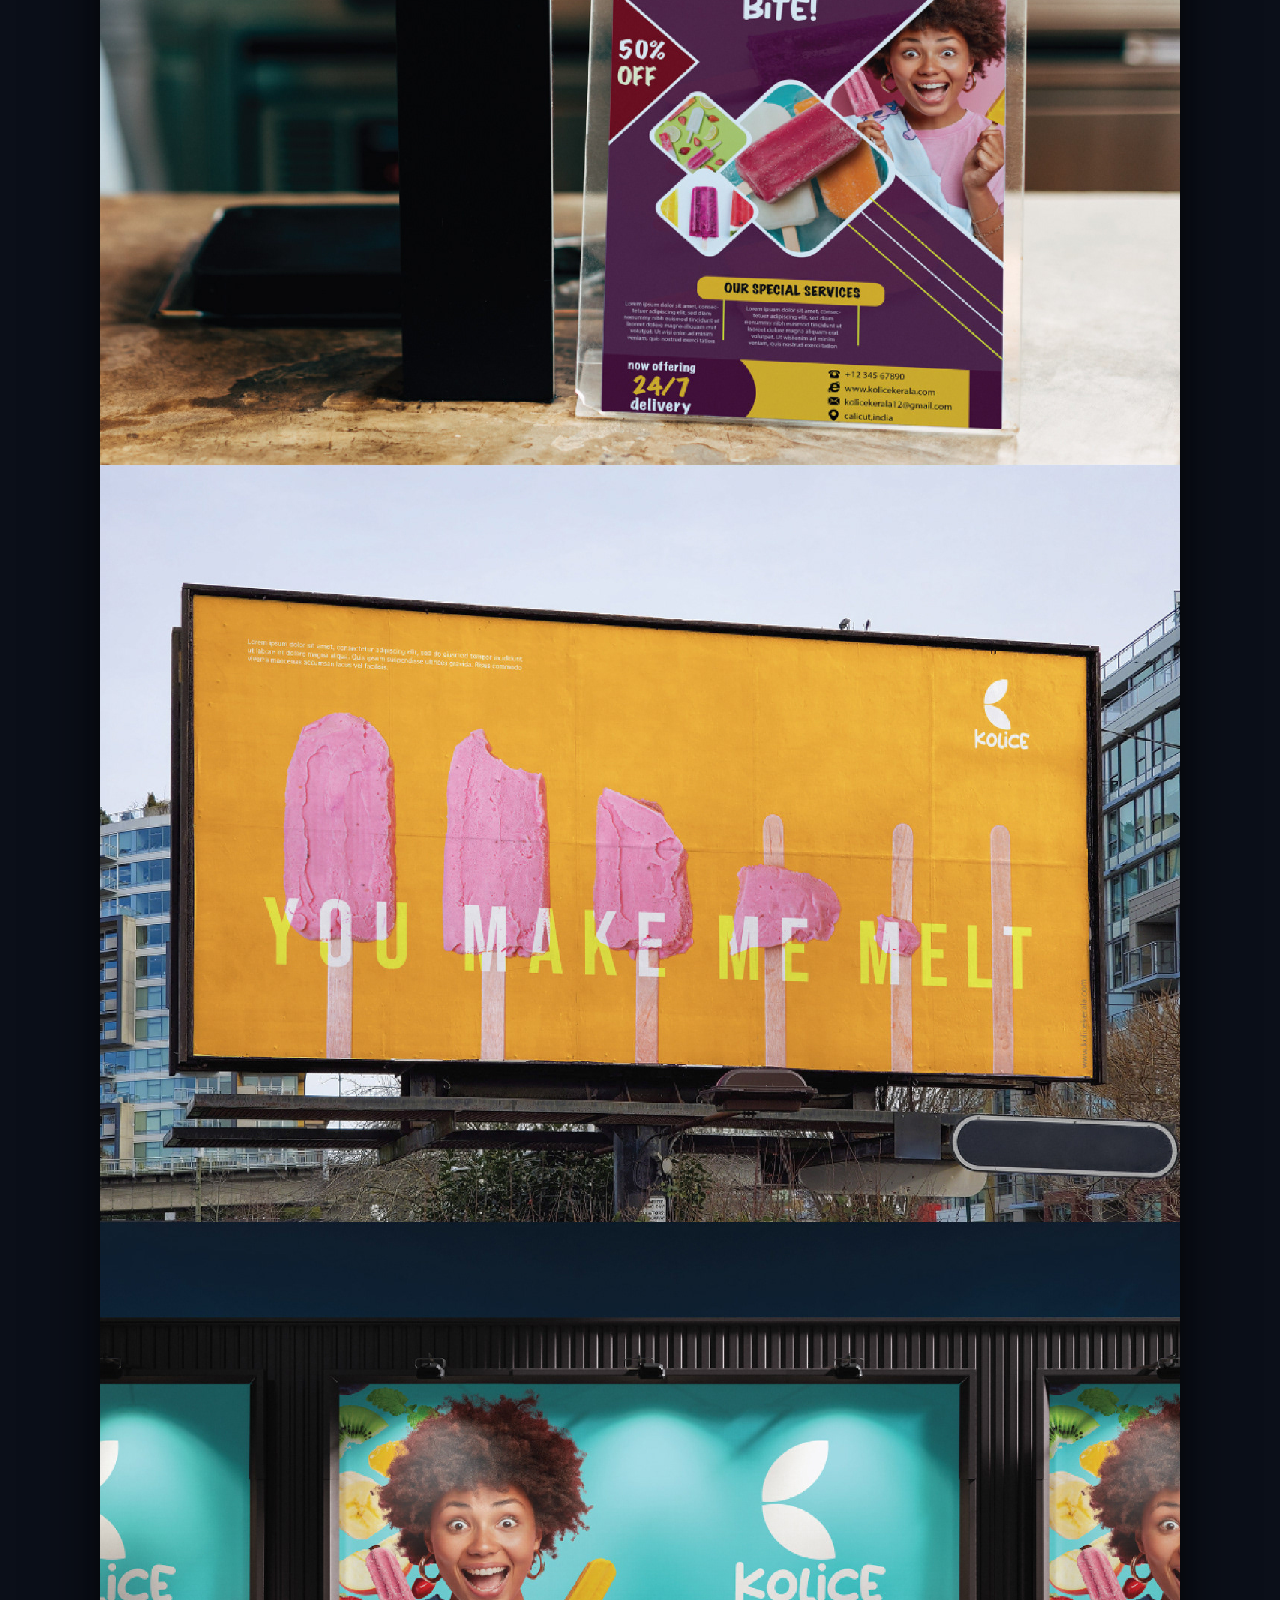
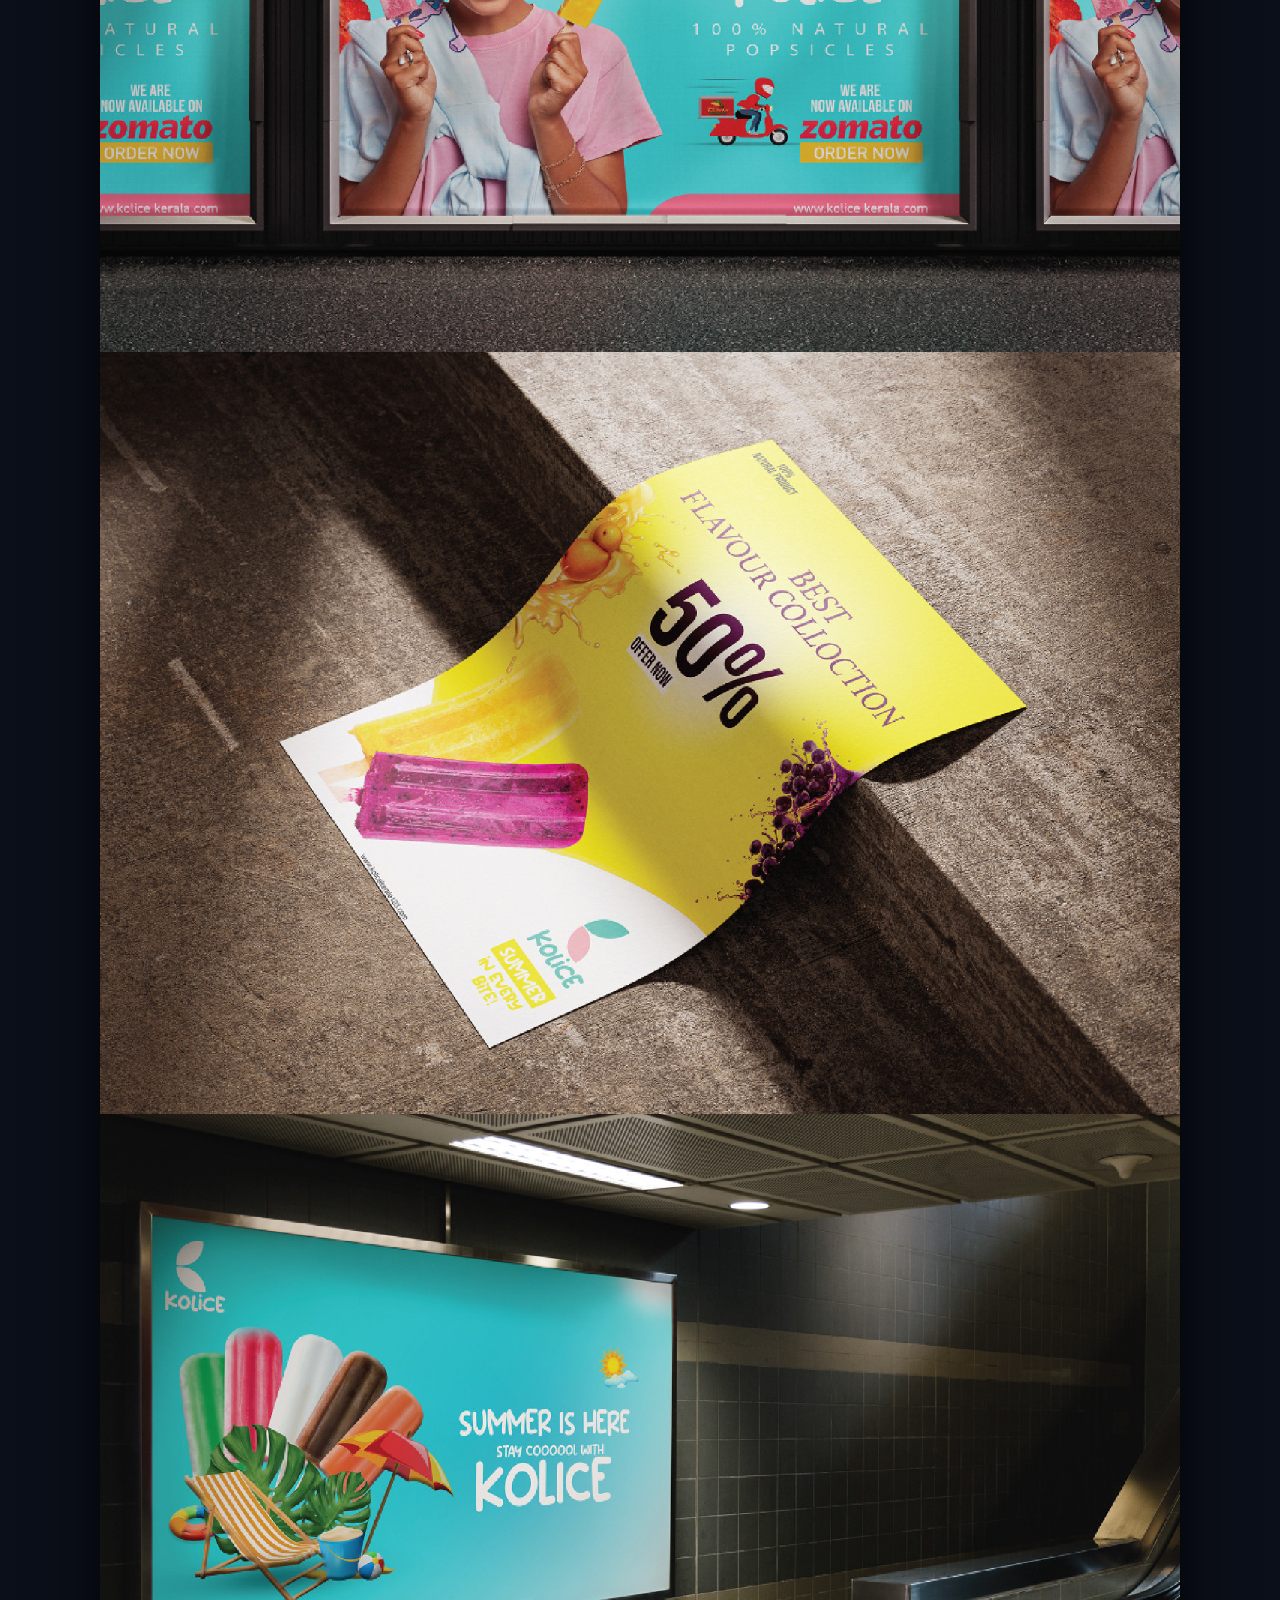
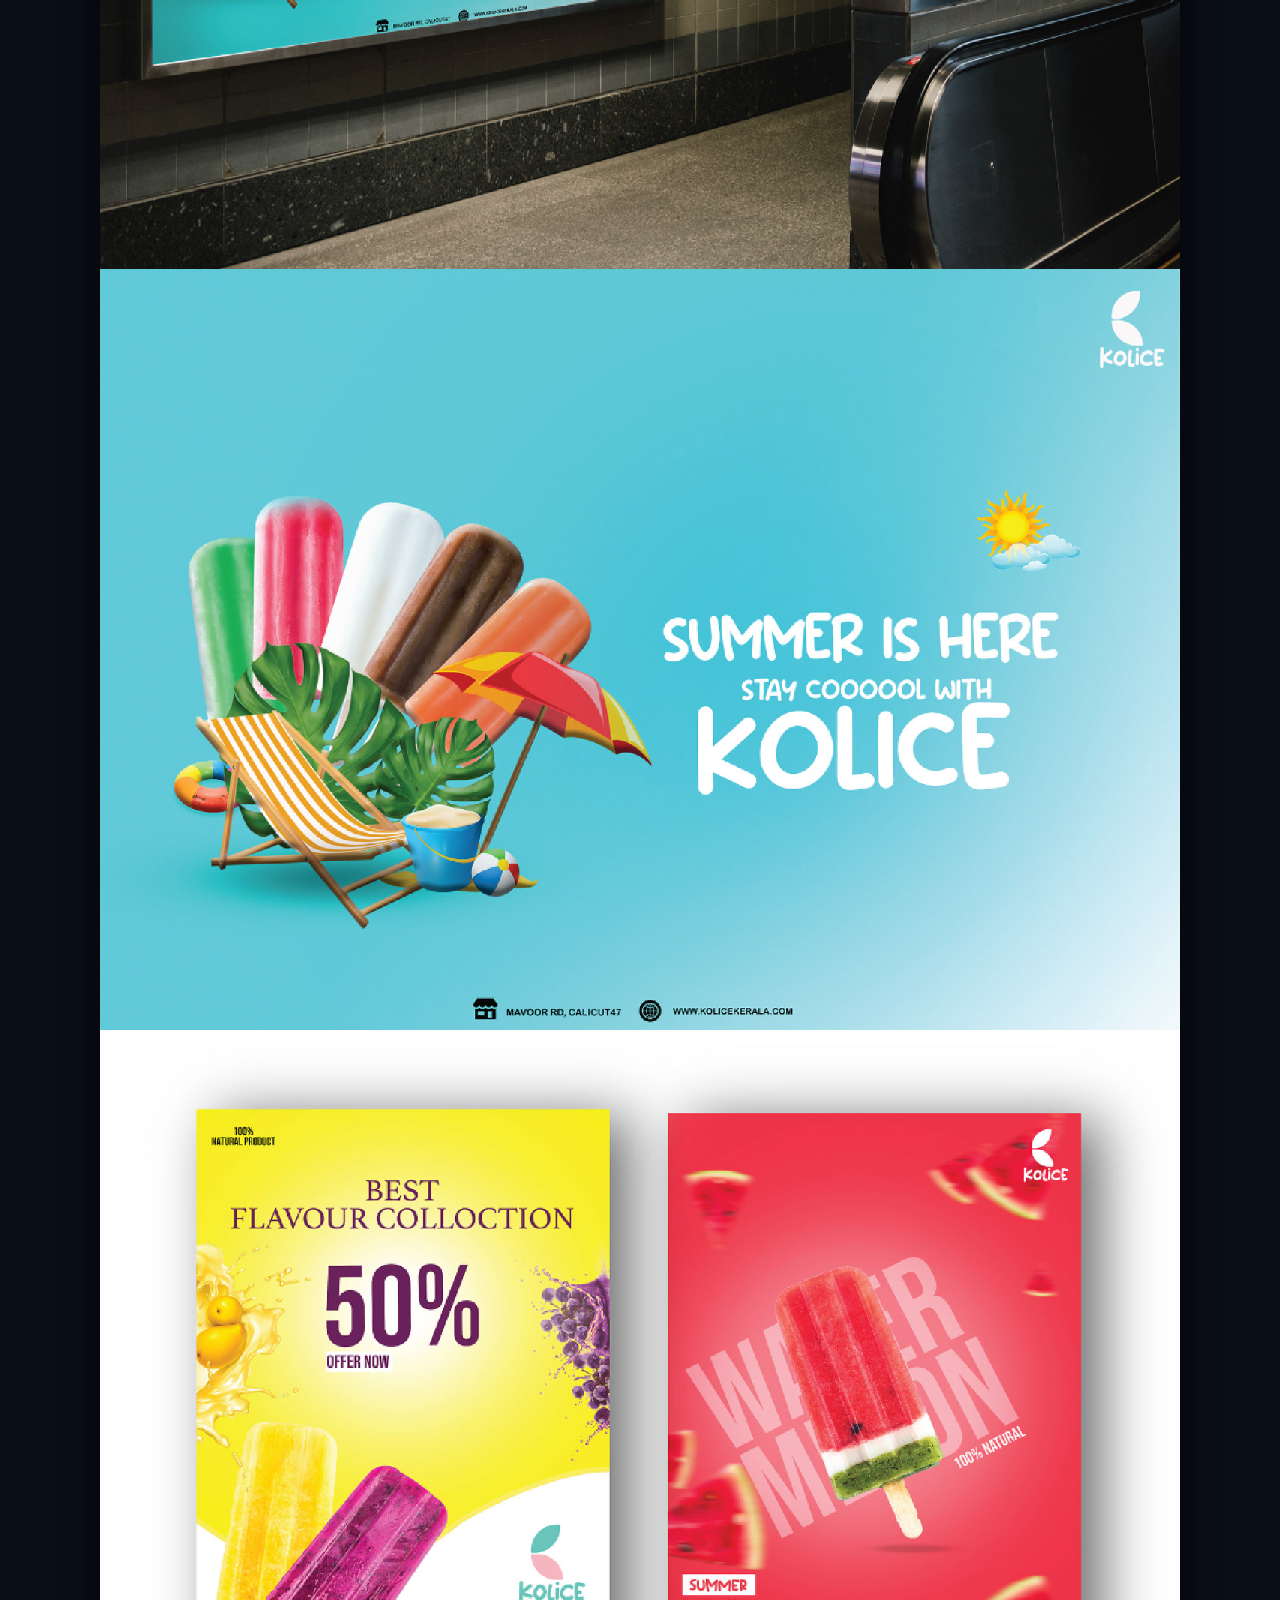
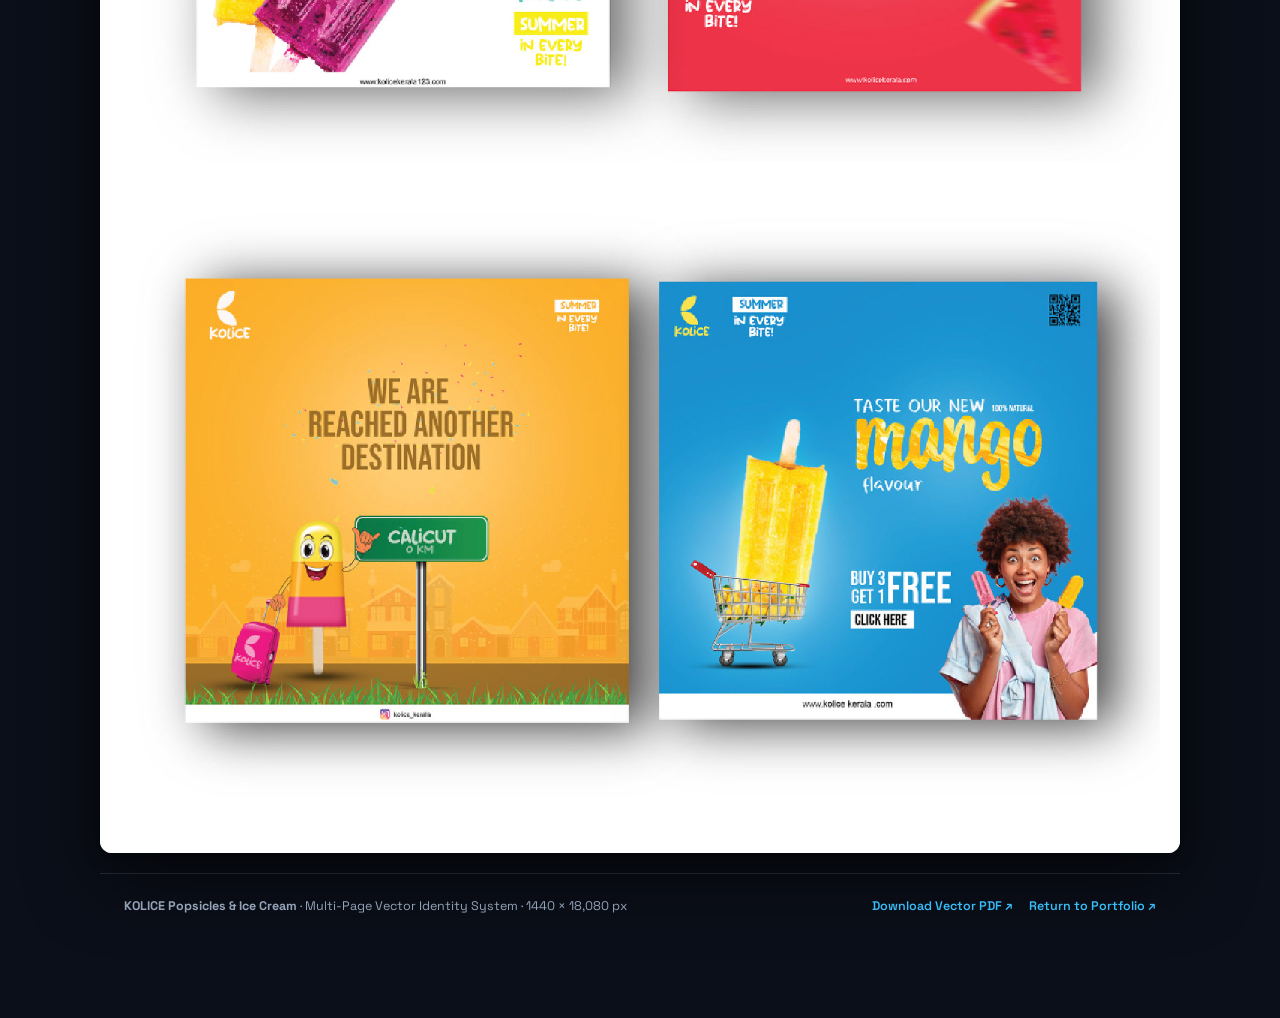
<file: work/kolice/index.html>
<!DOCTYPE html>
<html lang="en">
<head>
  <meta charset="UTF-8">
  <meta name="viewport" content="width=device-width, initial-scale=1.0">
  <title>KOLICE — Complete Brand Guidelines &amp; Logo Identity Manual | Ajay K K</title>
  <meta name="description" content="Complete multi-page brand guidelines manual and visual identity system for KOLICE Popsicles &amp; Ice Cream by Ajay K K. Features logo geometry, color architecture, stationery, packaging, and outdoor campaigns.">
  <link rel="icon" type="image/png" sizes="32x32" href="/assets/favicon-32.png">
  <link rel="icon" type="image/png" sizes="180x180" href="/assets/favicon-180.png">
  <link rel="apple-touch-icon" href="/assets/favicon-180.png">
  <meta name="theme-color" content="#0b0f19">

  <!-- Open Graph -->
  <meta property="og:type" content="website">
  <meta property="og:title" content="KOLICE — Complete Brand Guidelines &amp; Logo Identity Manual | Ajay K K">
  <meta property="og:description" content="Explore the full 18-section brand identity guidelines manual for KOLICE Popsicles &amp; Ice Cream.">
  <meta property="og:image" content="/assets/works/work-kouce-hero-logo.jpg">

  <!-- Fonts -->
  <link rel="preconnect" href="https://fonts.googleapis.com">
  <link rel="preconnect" href="https://fonts.gstatic.com" crossorigin>
  <link href="https://fonts.googleapis.com/css2?family=Space+Grotesk:wght@400;500;600;700&display=swap" rel="stylesheet">

  <style>
    *, *::before, *::after {
      box-sizing: border-box;
      margin: 0;
      padding: 0;
    }

    :root {
      --bg-dark: #0b0f19;
      --bg-surface: #111827;
      --bg-card: #1f2937;
      --text-main: #f8fafc;
      --text-muted: #94a3b8;
      --accent-purple: #7c3aed;
      --accent-hover: #6d28d9;
      --accent-cyan: #38bdf8;
      --border-subtle: rgba(255, 255, 255, 0.1);
      --border-hover: rgba(255, 255, 255, 0.22);
    }

    html {
      scroll-behavior: smooth;
      background-color: var(--bg-dark);
      color: var(--text-main);
      font-family: 'Space Grotesk', -apple-system, BlinkMacSystemFont, 'Segoe UI', Roboto, sans-serif;
    }

    body {
      min-height: 100vh;
      display: flex;
      flex-direction: column;
      align-items: center;
      background-color: var(--bg-dark);
      overflow-x: hidden;
      -webkit-font-smoothing: antialiased;
    }

    /* Top Reading Progress Bar */
    .scroll-progress-bar {
      position: fixed;
      top: 0;
      left: 0;
      height: 3px;
      width: 0%;
      background: linear-gradient(90deg, #7c3aed, #38bdf8, #10b981);
      z-index: 10000;
      transition: width 0.08s ease-out;
    }

    /* Sticky Navigation Header */
    .reader-header {
      position: sticky;
      top: 0;
      left: 0;
      right: 0;
      width: 100%;
      z-index: 9999;
      background: rgba(11, 15, 25, 0.92);
      backdrop-filter: blur(16px);
      -webkit-backdrop-filter: blur(16px);
      border-bottom: 1px solid var(--border-subtle);
      box-shadow: 0 4px 24px rgba(0, 0, 0, 0.45);
      padding: 10px 20px;
      display: flex;
      align-items: center;
      justify-content: space-between;
      gap: 16px;
    }

    .header-left {
      display: flex;
      align-items: center;
      gap: 12px;
      flex-shrink: 0;
    }

    .back-btn {
      display: inline-flex;
      align-items: center;
      gap: 6px;
      font-size: 13px;
      font-weight: 600;
      color: var(--text-main);
      text-decoration: none;
      padding: 6px 14px;
      border-radius: 999px;
      border: 1px solid var(--border-subtle);
      background: rgba(255, 255, 255, 0.06);
      transition: all 0.2s ease;
    }

    .back-btn:hover {
      background: rgba(255, 255, 255, 0.15);
      border-color: var(--border-hover);
      transform: translateX(-2px);
    }

    .file-badge-wrap {
      display: flex;
      align-items: center;
      gap: 8px;
    }

    .file-icon {
      color: #ef4444;
      flex-shrink: 0;
    }

    .file-title {
      font-size: 13.5px;
      font-weight: 600;
      color: #ffffff;
      letter-spacing: -0.2px;
      white-space: nowrap;
    }

    .file-chip {
      font-size: 10px;
      font-weight: 700;
      letter-spacing: 0.8px;
      padding: 3px 8px;
      border-radius: 6px;
      background: rgba(239, 68, 68, 0.2);
      color: #f87171;
      text-transform: uppercase;
      white-space: nowrap;
    }

    /* Chapter Navigation Pills */
    .chapter-nav {
      display: flex;
      align-items: center;
      gap: 6px;
      overflow-x: auto;
      padding: 4px 0;
      scrollbar-width: none;
      max-width: 620px;
    }

    .chapter-nav::-webkit-scrollbar {
      display: none;
    }

    .chapter-pill {
      border: 1px solid var(--border-subtle);
      background: rgba(255, 255, 255, 0.05);
      color: var(--text-muted);
      font-size: 11.5px;
      font-weight: 600;
      padding: 5px 12px;
      border-radius: 999px;
      cursor: pointer;
      white-space: nowrap;
      transition: all 0.2s ease;
    }

    .chapter-pill:hover {
      background: rgba(255, 255, 255, 0.14);
      color: #ffffff;
      border-color: var(--border-hover);
    }

    .chapter-pill.is-active {
      background: var(--accent-purple) !important;
      border-color: var(--accent-purple) !important;
      color: #ffffff !important;
      box-shadow: 0 2px 10px rgba(124, 58, 237, 0.4);
    }

    /* Header Right Actions */
    .header-right {
      display: flex;
      align-items: center;
      gap: 10px;
      flex-shrink: 0;
    }

    .zoom-group {
      display: inline-flex;
      align-items: center;
      background: rgba(255, 255, 255, 0.06);
      border: 1px solid var(--border-subtle);
      border-radius: 8px;
      overflow: hidden;
    }

    .zoom-btn {
      background: transparent;
      border: none;
      color: var(--text-main);
      padding: 6px 10px;
      cursor: pointer;
      display: flex;
      align-items: center;
      justify-content: center;
      transition: background 0.15s ease;
    }

    .zoom-btn:hover {
      background: rgba(255, 255, 255, 0.12);
    }

    .zoom-label {
      font-size: 11px;
      font-weight: 700;
      min-width: 44px;
      text-align: center;
      color: var(--text-muted);
      user-select: none;
    }

    .download-btn {
      display: inline-flex;
      align-items: center;
      gap: 6px;
      font-size: 12.5px;
      font-weight: 600;
      padding: 6px 14px;
      border-radius: 8px;
      background: var(--accent-purple);
      border: 1px solid var(--accent-purple);
      color: #ffffff;
      text-decoration: none;
      cursor: pointer;
      transition: all 0.2s ease;
      white-space: nowrap;
    }

    .download-btn:hover {
      background: var(--accent-hover);
      border-color: var(--accent-hover);
      box-shadow: 0 4px 14px rgba(124, 58, 237, 0.4);
      transform: translateY(-1px);
    }

    /* Document Scrolling Stage */
    .document-stage-wrapper {
      width: 100%;
      flex: 1;
      display: flex;
      flex-direction: column;
      align-items: center;
      padding: 40px 16px 80px;
    }

    .paper-stage {
      width: 100%;
      max-width: 1080px;
      background: #ffffff;
      border-radius: 12px;
      box-shadow: 0 24px 70px rgba(0, 0, 0, 0.6), 0 4px 16px rgba(0, 0, 0, 0.3);
      overflow: hidden;
      transform-origin: top center;
      transition: max-width 0.25s ease;
    }

    .document-image {
      width: 100%;
      height: auto;
      display: block;
      user-select: none;
      -webkit-user-drag: none;
    }

    /* Floating Page Pill Indicator */
    .floating-page-indicator {
      position: fixed;
      bottom: 24px;
      right: 24px;
      z-index: 900;
      background: rgba(15, 23, 42, 0.9);
      border: 1px solid var(--border-subtle);
      backdrop-filter: blur(12px);
      -webkit-backdrop-filter: blur(12px);
      padding: 8px 16px;
      border-radius: 999px;
      display: flex;
      align-items: center;
      gap: 8px;
      box-shadow: 0 8px 24px rgba(0, 0, 0, 0.4);
      font-size: 12px;
      font-weight: 600;
      color: #ffffff;
    }

    .page-num-chip {
      color: var(--accent-cyan);
      font-weight: 700;
    }

    .back-to-top-btn {
      background: transparent;
      border: none;
      color: var(--text-muted);
      cursor: pointer;
      display: flex;
      align-items: center;
      margin-left: 6px;
      padding: 2px;
      transition: color 0.2s ease;
    }

    .back-to-top-btn:hover {
      color: #ffffff;
    }

    /* Footer Meta */
    .reader-footer {
      width: 100%;
      max-width: 1080px;
      margin-top: 20px;
      padding: 24px;
      display: flex;
      align-items: center;
      justify-content: space-between;
      flex-wrap: wrap;
      gap: 16px;
      border-top: 1px solid var(--border-subtle);
      color: var(--text-muted);
      font-size: 12.5px;
    }

    .footer-links {
      display: flex;
      align-items: center;
      gap: 16px;
    }

    .footer-link {
      color: var(--accent-cyan);
      text-decoration: none;
      font-weight: 600;
      transition: color 0.15s ease;
    }

    .footer-link:hover {
      color: #ffffff;
      text-decoration: underline;
    }

    /* Responsive Adjustments */
    @media (max-width: 900px) {
      .reader-header {
        flex-direction: column;
        align-items: stretch;
        gap: 10px;
        padding: 10px 14px;
      }
      .header-left, .header-right {
        justify-content: space-between;
      }
      .chapter-nav {
        max-width: 100%;
        order: 3;
      }
      .paper-stage {
        border-radius: 6px;
      }
      .document-stage-wrapper {
        padding: 20px 8px 60px;
      }
    }

    @media (max-width: 520px) {
      .file-chip {
        display: none;
      }
      .file-title {
        font-size: 12px;
      }
      .download-btn span {
        display: none;
      }
    }
  </style>
</head>
<body>

  <!-- Top Progress Bar -->
  <div class="scroll-progress-bar" id="progressBar"></div>

  <!-- Sticky Top Header -->
  <header class="reader-header">
    <div class="header-left">
      <a href="/" class="back-btn" title="Back to Portfolio">
        <svg width="14" height="14" viewBox="0 0 24 24" fill="none" stroke="currentColor" stroke-width="2.5"><polyline points="15 18 9 12 15 6"></polyline></svg>
        <span>Portfolio</span>
      </a>

      <div class="file-badge-wrap">
        <svg class="file-icon" width="18" height="18" viewBox="0 0 24 24" fill="none" stroke="currentColor" stroke-width="2">
          <path d="M14 2H6a2 2 0 0 0-2 2v16a2 2 0 0 0 2 2h12a2 2 0 0 0 2-2V8z"></path>
          <polyline points="14 2 14 8 20 8"></polyline>
          <line x1="16" y1="13" x2="8" y2="13"></line>
          <line x1="16" y1="17" x2="8" y2="17"></line>
          <polyline points="10 9 9 9 8 9"></polyline>
        </svg>
        <span class="file-title">KOLICE_Brand_Guidelines.pdf</span>
        <span class="file-chip">18 SECTIONS</span>
      </div>
    </div>

    <!-- Chapter Navigation Pills -->
    <nav class="chapter-nav" aria-label="Brand manual chapters">
      <button type="button" class="chapter-pill is-active" data-pct="0">Logo &amp; Concept</button>
      <button type="button" class="chapter-pill" data-pct="15">Symbol &amp; Grid</button>
      <button type="button" class="chapter-pill" data-pct="30">Color &amp; Typography</button>
      <button type="button" class="chapter-pill" data-pct="48">Stationery &amp; Packs</button>
      <button type="button" class="chapter-pill" data-pct="68">Outdoor Billboards</button>
      <button type="button" class="chapter-pill" data-pct="84">Transit Posters</button>
    </nav>

    <!-- Header Actions -->
    <div class="header-right">
      <div class="zoom-group">
        <button type="button" class="zoom-btn" id="zoomOutBtn" title="Zoom Out (-)" aria-label="Zoom Out">
          <svg width="14" height="14" viewBox="0 0 24 24" fill="none" stroke="currentColor" stroke-width="2.5"><line x1="5" y1="12" x2="19" y2="12"></line></svg>
        </button>
        <span class="zoom-label" id="zoomLabel">100%</span>
        <button type="button" class="zoom-btn" id="zoomInBtn" title="Zoom In (+)" aria-label="Zoom In">
          <svg width="14" height="14" viewBox="0 0 24 24" fill="none" stroke="currentColor" stroke-width="2.5"><line x1="12" y1="5" x2="12" y2="19"></line><line x1="5" y1="12" x2="19" y2="12"></line></svg>
        </button>
        <button type="button" class="zoom-btn" id="zoomFitBtn" title="Fit Width" aria-label="Fit Width">
          <svg width="14" height="14" viewBox="0 0 24 24" fill="none" stroke="currentColor" stroke-width="2.2"><path d="M8 3H5a2 2 0 0 0-2 2v3m18 0V5a2 2 0 0 0-2-2h-3m0 18h3a2 2 0 0 0 2-2v-3M3 16v3a2 2 0 0 0 2 2h3"></path></svg>
        </button>
      </div>

      <a href="/assets/works/kouce-brand-identity.pdf" download="KOLICE-Brand-Guidelines.pdf" class="download-btn" title="Download High-Res PDF Document">
        <svg width="14" height="14" viewBox="0 0 24 24" fill="none" stroke="currentColor" stroke-width="2.2"><path d="M21 15v4a2 2 0 0 1-2 2H5a2 2 0 0 1-2-2v-4"></path><polyline points="7 10 12 15 17 10"></polyline><line x1="12" y1="15" x2="12" y2="3"></line></svg>
        <span>Download PDF</span>
      </a>
    </div>
  </header>

  <!-- Document Stage -->
  <main class="document-stage-wrapper">
    <div class="paper-stage" id="paperStage">
      <img class="document-image" id="docImage" src="/assets/works/work-kouce-brand-identity.jpg" alt="KOLICE — Complete Brand Guidelines and Logo Identity System" loading="eager">
    </div>

    <!-- Bottom Meta Footer -->
    <footer class="reader-footer">
      <div>
        <strong>KOLICE Popsicles &amp; Ice Cream</strong> &middot; Multi-Page Vector Identity System &middot; 1440 &times; 18,080 px
      </div>
      <div class="footer-links">
        <a href="/assets/works/kouce-brand-identity.pdf" download="KOLICE-Brand-Guidelines.pdf" class="footer-link">Download Vector PDF ↗</a>
        <a href="/" class="footer-link">Return to Portfolio ↗</a>
      </div>
    </footer>
  </main>

  <!-- Floating Page Indicator & Back to Top -->
  <div class="floating-page-indicator" id="pageIndicatorWrap">
    <span>Reading</span>
    <span class="page-num-chip" id="pageChip">Page 1 / 18</span>
    <button type="button" class="back-to-top-btn" id="backToTopBtn" title="Scroll to Top" aria-label="Scroll to Top">
      <svg width="14" height="14" viewBox="0 0 24 24" fill="none" stroke="currentColor" stroke-width="2.5"><polyline points="18 15 12 9 6 15"></polyline></svg>
    </button>
  </div>

  <script>
    (function () {
      const progressBar = document.getElementById('progressBar');
      const paperStage = document.getElementById('paperStage');
      const zoomLabel = document.getElementById('zoomLabel');
      const zoomInBtn = document.getElementById('zoomInBtn');
      const zoomOutBtn = document.getElementById('zoomOutBtn');
      const zoomFitBtn = document.getElementById('zoomFitBtn');
      const pageChip = document.getElementById('pageChip');
      const backToTopBtn = document.getElementById('backToTopBtn');
      const chapterPills = document.querySelectorAll('.chapter-pill');

      // Zoom Controller
      const ZOOM_LEVELS = [700, 850, 1080, 1300, 1550, 1850];
      const ZOOM_LABELS = ['65%', '80%', '100%', '120%', '145%', '170%'];
      let zoomIdx = 2; // 1080px = 100%

      function updateZoom() {
        paperStage.style.maxWidth = ZOOM_LEVELS[zoomIdx] + 'px';
        zoomLabel.textContent = ZOOM_LABELS[zoomIdx];
      }

      zoomInBtn.addEventListener('click', () => {
        if (zoomIdx < ZOOM_LEVELS.length - 1) {
          zoomIdx++;
          updateZoom();
        }
      });

      zoomOutBtn.addEventListener('click', () => {
        if (zoomIdx > 0) {
          zoomIdx--;
          updateZoom();
        }
      });

      zoomFitBtn.addEventListener('click', () => {
        zoomIdx = 2;
        paperStage.style.maxWidth = '100%';
        zoomLabel.textContent = 'Fit';
      });

      // Chapter Navigation Smooth Scroll
      chapterPills.forEach(pill => {
        pill.addEventListener('click', () => {
          chapterPills.forEach(p => p.classList.remove('is-active'));
          pill.classList.add('is-active');
          const pct = parseFloat(pill.getAttribute('data-pct')) / 100;
          const maxScroll = document.documentElement.scrollHeight - window.innerHeight;
          window.scrollTo({
            top: maxScroll * pct + 20,
            behavior: 'smooth'
          });
        });
      });

      // Back to Top Button
      backToTopBtn.addEventListener('click', () => {
        window.scrollTo({ top: 0, behavior: 'smooth' });
      });

      // Scroll Event: Update Progress Bar & Page Indicator
      window.addEventListener('scroll', () => {
        const scrollTop = window.scrollY || document.documentElement.scrollTop;
        const maxScroll = document.documentElement.scrollHeight - window.innerHeight;
        
        if (maxScroll > 0) {
          const scrollPct = Math.min(1, Math.max(0, scrollTop / maxScroll));
          progressBar.style.width = (scrollPct * 100) + '%';
          
          // Page number calculation (18 sections)
          const curPage = Math.min(18, Math.max(1, Math.round(scrollPct * 17) + 1));
          pageChip.textContent = `Page ${curPage} / 18 (${Math.round(scrollPct * 100)}%)`;

          // Active chapter update
          const curPct100 = scrollPct * 100;
          chapterPills.forEach((p, idx) => {
            const pctVal = parseFloat(p.getAttribute('data-pct'));
            const nextPill = chapterPills[idx + 1];
            const nextPctVal = nextPill ? parseFloat(nextPill.getAttribute('data-pct')) : 101;
            const isActive = curPct100 >= pctVal - 5 && curPct100 < nextPctVal - 5;
            p.classList.toggle('is-active', isActive);
          });
        }
      }, { passive: true });
    })();
  </script>
</body>
</html>
</file>
